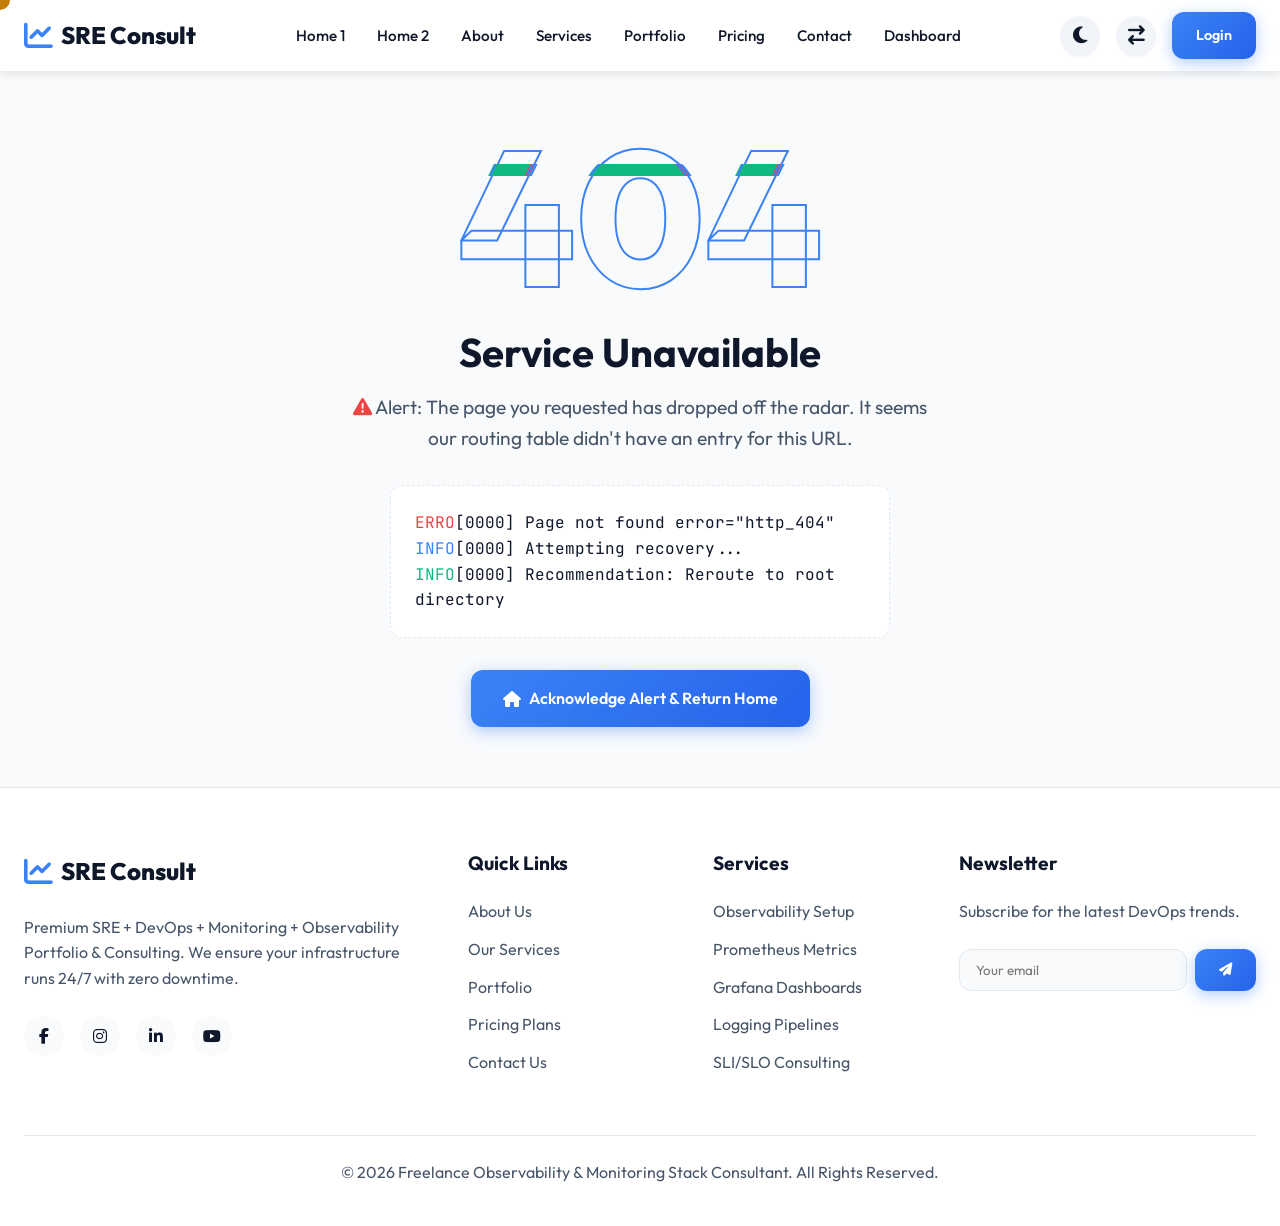
<file: 404-error.html>
<!DOCTYPE html>
<html lang="en" dir="ltr" data-theme="light">
<head>
  <meta charset="UTF-8">
  <meta name="viewport" content="width=device-width, initial-scale=1.0">
  <link rel="icon" type="image/svg+xml" href="assets/images/favicon.svg">
  <title>404 Error - Freelance Observability & Monitoring Stack Consultant</title>
  
  <link rel="stylesheet" href="https://cdnjs.cloudflare.com/ajax/libs/font-awesome/6.4.0/css/all.min.css">
  <link rel="stylesheet" href="assets/css/style.css">
  <link rel="stylesheet" href="assets/css/dark-mode.css">
  <link rel="stylesheet" href="assets/css/rtl.css">
  <style>
    .error-container {
      min-height: 80vh;
      display: flex;
      flex-direction: column;
      align-items: center;
      justify-content: center;
      text-align: center;
      padding: 120px 20px 60px;
    }
    .error-code {
      font-size: clamp(6rem, 15vw, 12rem);
      font-weight: 800;
      line-height: 1;
      margin-bottom: 0;
      color: transparent;
      -webkit-text-stroke: 2px var(--secondary-color);
      position: relative;
      animation: glitch 2s infinite;
    }
    .error-code::before {
      content: '404';
      position: absolute;
      left: 2px;
      text-shadow: -2px 0 #ef4444;
      clip: rect(44px, 450px, 56px, 0);
      animation: glitch-anim 5s infinite linear alternate-reverse;
    }
    .error-code::after {
      content: '404';
      position: absolute;
      left: -2px;
      text-shadow: -2px 0 var(--accent-color);
      clip: rect(44px, 450px, 56px, 0);
      animation: glitch-anim2 5s infinite linear alternate-reverse;
    }
    
    @keyframes glitch-anim {
      0% { clip: rect(21px, 9999px, 86px, 0); }
      20% { clip: rect(6px, 9999px, 8px, 0); }
      40% { clip: rect(72px, 9999px, 12px, 0); }
      60% { clip: rect(34px, 9999px, 55px, 0); }
      80% { clip: rect(98px, 9999px, 20px, 0); }
      100% { clip: rect(42px, 9999px, 60px, 0); }
    }
    @keyframes glitch-anim2 {
      0% { clip: rect(81px, 9999px, 36px, 0); }
      20% { clip: rect(26px, 9999px, 78px, 0); }
      40% { clip: rect(12px, 9999px, 92px, 0); }
      60% { clip: rect(84px, 9999px, 15px, 0); }
      80% { clip: rect(58px, 9999px, 80px, 0); }
      100% { clip: rect(22px, 9999px, 40px, 0); }
    }
  </style>
</head>
<body>
  
  <div class="scroll-progress" id="scrollProgress"></div>

  <!-- Navbar -->
  <nav class="navbar">
    <div class="container nav-container">
      <a href="index.html" class="brand">
        <i class="fas fa-chart-line"></i> SRE Consult
      </a>
      <ul class="nav-links" id="navLinks">
        <li><a href="index.html">Home 1</a></li>
        <li><a href="home-2.html">Home 2</a></li>
        <li><a href="about.html">About</a></li>
        <li><a href="services.html">Services</a></li>
        <li><a href="portfolio.html">Portfolio</a></li>
        <li><a href="pricing.html">Pricing</a></li>
        <li><a href="contact.html">Contact</a></li>
        <li><a href="dashboard.html">Dashboard</a></li>
        <li class="mobile-nav-actions">
          <div class="mobile-theme-rtl">
            <button class="btn-icon theme-toggle" aria-label="Toggle Theme"><i class="fas fa-moon"></i></button>
            <button class="btn-icon rtl-toggle" aria-label="Toggle RTL"><i class="fas fa-arrow-right-arrow-left"></i></button>
          </div>
          <a href="login.html" class="btn btn-primary nav-cta-mobile">Login</a>
        </li>
      </ul>
      <div class="nav-actions">
        <button class="btn-icon theme-toggle" aria-label="Toggle Theme"><i class="fas fa-moon"></i></button>
        <button class="btn-icon rtl-toggle" aria-label="Toggle RTL"><i
            class="fas fa-arrow-right-arrow-left"></i></button>
        <a href="login.html" class="btn btn-primary nav-cta">Login</a>
        <button class="hamburger" id="hamburger" aria-label="Menu"><i class="fas fa-bars"></i></button>
      </div>
    </div>
  </nav>

  <div class="error-container">
    <div class="error-code">404</div>
    <h2 style="font-size: 2.5rem; margin-top: 1rem; margin-bottom: 1rem;">Service Unavailable</h2>
    <p style="font-size: 1.2rem; color: var(--text-light); max-width: 600px; margin: 0 auto 2rem;">
      <i class="fas fa-exclamation-triangle" style="color: #ef4444;"></i> Alert: The page you requested has dropped off the radar. It seems our routing table didn't have an entry for this URL.
    </p>
    
    <div style="background: var(--card-bg); padding: 1.5rem; border-radius: var(--radius-md); border: 1px dashed var(--border-color); font-family: var(--font-mono); text-align: left; margin-bottom: 2rem; max-width: 500px; width: 100%;">
      <span style="color: #ef4444;">ERRO</span>[0000] Page not found error="http_404"<br>
      <span style="color: var(--secondary-color);">INFO</span>[0000] Attempting recovery...<br>
      <span style="color: var(--accent-color);">INFO</span>[0000] Recommendation: Reroute to root directory
    </div>
    
    <a href="index.html" class="btn btn-primary" style="padding: 1rem 2rem;"><i class="fas fa-home"></i> Acknowledge Alert & Return Home</a>
  </div>

  <!-- Footer -->
  <footer>
    <div class="container">
      <div class="footer-grid">
        <div class="footer-col">
          <a href="index.html" class="brand" style="margin-bottom: 1.5rem; display: inline-flex;">
            <i class="fas fa-chart-line"></i> SRE Consult
          </a>
          <p>Premium SRE + DevOps + Monitoring + Observability Portfolio & Consulting. We ensure your infrastructure runs 24/7 with zero downtime.</p>
          <div class="social-links">
            <a href="#"><i class="fab fa-facebook-f"></i></a>
            <a href="#"><i class="fab fa-instagram"></i></a>
            <a href="#"><i class="fab fa-linkedin-in"></i></a>
            <a href="#"><i class="fab fa-youtube"></i></a>
          </div>
        </div>
        <div class="footer-col">
          <h4>Quick Links</h4>
          <ul class="footer-links">
            <li><a href="about.html">About Us</a></li>
            <li><a href="services.html">Our Services</a></li>
            <li><a href="portfolio.html">Portfolio</a></li>
            <li><a href="pricing.html">Pricing Plans</a></li>
            <li><a href="contact.html">Contact Us</a></li>
          </ul>
        </div>
        <div class="footer-col">
          <h4>Services</h4>
          <ul class="footer-links">
            <li><a href="services-details.html">Observability Setup</a></li>
            <li><a href="services-details.html">Prometheus Metrics</a></li>
            <li><a href="services-details.html">Grafana Dashboards</a></li>
            <li><a href="services-details.html">Logging Pipelines</a></li>
            <li><a href="services-details.html">SLI/SLO Consulting</a></li>
          </ul>
        </div>
        <div class="footer-col">
          <h4>Newsletter</h4>
          <p>Subscribe for the latest DevOps trends.</p>
          <form class="newsletter-form" style="display: flex; gap: 0.5rem;" onsubmit="event.preventDefault()">
            <input type="email" placeholder="Your email" class="form-control" style="flex: 1;" required>
            <button type="submit" class="btn btn-primary"><i class="fas fa-paper-plane"></i></button>
          </form>
        </div>
      </div>
      <div class="footer-bottom">
        <p>&copy; 2026 Freelance Observability & Monitoring Stack Consultant. All Rights Reserved.</p>
      </div>
    </div>
  </footer>
  <a href="#" class="back-to-top" id="backToTop"><i class="fas fa-arrow-up"></i></a>

  <script src="assets/js/main.js"></script>
</body>
</html>
</file>
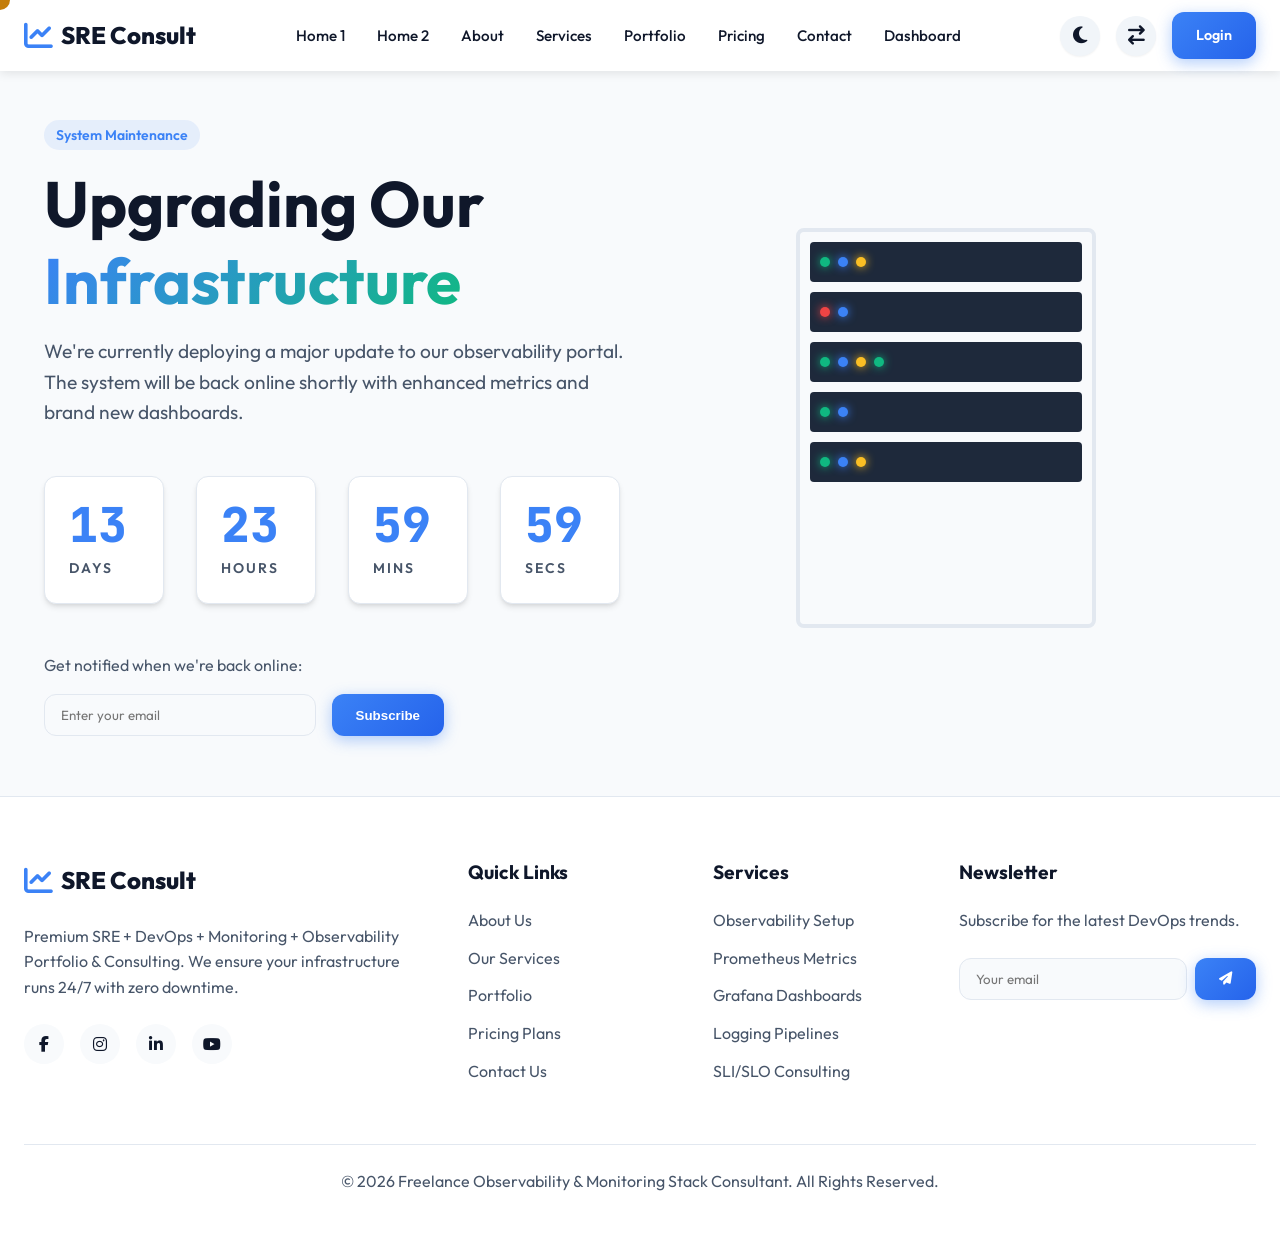
<file: coming-soon.html>
<!DOCTYPE html>
<html lang="en" dir="ltr" data-theme="light">
<head>
  <meta charset="UTF-8">
  <meta name="viewport" content="width=device-width, initial-scale=1.0">
  <link rel="icon" type="image/svg+xml" href="assets/images/favicon.svg">
  <title>Coming Soon - Freelance Observability & Monitoring Stack Consultant</title>
  
  <link rel="stylesheet" href="https://cdnjs.cloudflare.com/ajax/libs/font-awesome/6.4.0/css/all.min.css">
  <link rel="stylesheet" href="assets/css/style.css">
  <link rel="stylesheet" href="assets/css/dark-mode.css">
  <link rel="stylesheet" href="assets/css/rtl.css">
  <style>
    .coming-soon-container {
      min-height: 80vh;
      display: flex;
      flex-direction: column;
      align-items: center;
      justify-content: center;
      text-align: center;
      padding: 120px 20px 60px;
      position: relative;
    }
    .countdown-grid {
      display: flex;
      gap: 2rem;
      margin: 3rem 0;
      justify-content: center;
      flex-wrap: wrap;
    }
    .countdown-item {
      background: var(--card-bg);
      border: 1px solid var(--border-color);
      border-radius: var(--radius-md);
      padding: 1.5rem;
      min-width: 120px;
      box-shadow: var(--shadow-md);
    }
    .countdown-num {
      font-size: 3rem;
      font-weight: 800;
      color: var(--secondary-color);
      font-family: var(--font-mono);
      line-height: 1;
      margin-bottom: 0.5rem;
    }
    .countdown-label {
      font-size: 0.875rem;
      color: var(--text-light);
      text-transform: uppercase;
      letter-spacing: 2px;
      font-weight: 600;
    }
    
    .server-rack {
      width: 300px;
      height: 400px;
      border: 4px solid var(--border-color);
      border-radius: 8px;
      padding: 10px;
      background: var(--bg-color);
      display: flex;
      flex-direction: column;
      gap: 10px;
      margin: 0 auto;
    }
    .server-blade {
      height: 40px;
      background: #1e293b;
      border-radius: 4px;
      display: flex;
      align-items: center;
      padding: 0 10px;
      gap: 8px;
    }
    .server-light {
      width: 10px;
      height: 10px;
      border-radius: 50%;
      background: #10b981;
      box-shadow: 0 0 10px #10b981;
      animation: blink 1s infinite alternate;
    }
    .server-light:nth-child(2) { animation-delay: 0.2s; background: var(--secondary-color); box-shadow: 0 0 10px var(--secondary-color); }
    .server-light:nth-child(3) { animation-delay: 0.4s; background: #fbbf24; box-shadow: 0 0 10px #fbbf24; }
    
    @keyframes blink {
      0% { opacity: 0.2; }
      100% { opacity: 1; }
    }
  </style>
</head>
<body>
  
  <div class="scroll-progress" id="scrollProgress"></div>

  <!-- Navbar -->
  <nav class="navbar">
    <div class="container nav-container">
      <a href="index.html" class="brand">
        <i class="fas fa-chart-line"></i> SRE Consult
      </a>
      <ul class="nav-links" id="navLinks">
        <li><a href="index.html">Home 1</a></li>
        <li><a href="home-2.html">Home 2</a></li>
        <li><a href="about.html">About</a></li>
        <li><a href="services.html">Services</a></li>
        <li><a href="portfolio.html">Portfolio</a></li>
        <li><a href="pricing.html">Pricing</a></li>
        <li><a href="contact.html">Contact</a></li>
        <li><a href="dashboard.html">Dashboard</a></li>
        <li class="mobile-nav-actions">
          <div class="mobile-theme-rtl">
            <button class="btn-icon theme-toggle" aria-label="Toggle Theme"><i class="fas fa-moon"></i></button>
            <button class="btn-icon rtl-toggle" aria-label="Toggle RTL"><i class="fas fa-arrow-right-arrow-left"></i></button>
          </div>
          <a href="login.html" class="btn btn-primary nav-cta-mobile">Login</a>
        </li>
      </ul>
      <div class="nav-actions">
        <button class="btn-icon theme-toggle" aria-label="Toggle Theme"><i class="fas fa-moon"></i></button>
        <button class="btn-icon rtl-toggle" aria-label="Toggle RTL"><i
            class="fas fa-arrow-right-arrow-left"></i></button>
        <a href="login.html" class="btn btn-primary nav-cta">Login</a>
        <button class="hamburger" id="hamburger" aria-label="Menu"><i class="fas fa-bars"></i></button>
      </div>
    </div>
  </nav>

  <div class="coming-soon-container">
    <div class="grid-2 container" style="align-items: center;">
      <div style="text-align: left;">
        <span class="badge" style="margin-bottom: 1rem;">System Maintenance</span>
        <h1 style="margin-bottom: 1rem;">Upgrading Our <span class="text-gradient">Infrastructure</span></h1>
        <p style="font-size: 1.2rem; margin-bottom: 2rem;">We're currently deploying a major update to our observability portal. The system will be back online shortly with enhanced metrics and brand new dashboards.</p>
        
        <div class="countdown-grid" style="justify-content: flex-start;">
          <div class="countdown-item tilt-card">
            <div class="countdown-num" id="days">14</div>
            <div class="countdown-label">Days</div>
          </div>
          <div class="countdown-item tilt-card">
            <div class="countdown-num" id="hours">08</div>
            <div class="countdown-label">Hours</div>
          </div>
          <div class="countdown-item tilt-card">
            <div class="countdown-num" id="minutes">45</div>
            <div class="countdown-label">Mins</div>
          </div>
          <div class="countdown-item tilt-card">
            <div class="countdown-num" id="seconds">30</div>
            <div class="countdown-label">Secs</div>
          </div>
        </div>

        <p style="margin-bottom: 1rem;">Get notified when we're back online:</p>
        <form style="display: flex; gap: 1rem; max-width: 400px;" onsubmit="event.preventDefault(); alert('Subscribed!');">
          <input type="email" class="form-control" placeholder="Enter your email" required>
          <button type="submit" class="btn btn-primary">Subscribe</button>
        </form>
      </div>
      
      <div style="display: flex; justify-content: center; align-items: center;">
        <div class="server-rack tilt-card">
          <div class="server-blade">
            <div class="server-light"></div>
            <div class="server-light"></div>
            <div class="server-light"></div>
          </div>
          <div class="server-blade">
            <div class="server-light" style="background: #ef4444; box-shadow: 0 0 10px #ef4444; animation: none;"></div>
            <div class="server-light"></div>
          </div>
          <div class="server-blade">
            <div class="server-light"></div>
            <div class="server-light"></div>
            <div class="server-light"></div>
            <div class="server-light"></div>
          </div>
          <div class="server-blade">
            <div class="server-light"></div>
            <div class="server-light"></div>
          </div>
          <div class="server-blade">
            <div class="server-light"></div>
            <div class="server-light"></div>
            <div class="server-light"></div>
          </div>
        </div>
      </div>
    </div>
  </div>

  <!-- Footer -->
  <footer>
    <div class="container">
      <div class="footer-grid">
        <div class="footer-col">
          <a href="index.html" class="brand" style="margin-bottom: 1.5rem; display: inline-flex;">
            <i class="fas fa-chart-line"></i> SRE Consult
          </a>
          <p>Premium SRE + DevOps + Monitoring + Observability Portfolio & Consulting. We ensure your infrastructure runs 24/7 with zero downtime.</p>
          <div class="social-links">
            <a href="#"><i class="fab fa-facebook-f"></i></a>
            <a href="#"><i class="fab fa-instagram"></i></a>
            <a href="#"><i class="fab fa-linkedin-in"></i></a>
            <a href="#"><i class="fab fa-youtube"></i></a>
          </div>
        </div>
        <div class="footer-col">
          <h4>Quick Links</h4>
          <ul class="footer-links">
            <li><a href="about.html">About Us</a></li>
            <li><a href="services.html">Our Services</a></li>
            <li><a href="portfolio.html">Portfolio</a></li>
            <li><a href="pricing.html">Pricing Plans</a></li>
            <li><a href="contact.html">Contact Us</a></li>
          </ul>
        </div>
        <div class="footer-col">
          <h4>Services</h4>
          <ul class="footer-links">
            <li><a href="services-details.html">Observability Setup</a></li>
            <li><a href="services-details.html">Prometheus Metrics</a></li>
            <li><a href="services-details.html">Grafana Dashboards</a></li>
            <li><a href="services-details.html">Logging Pipelines</a></li>
            <li><a href="services-details.html">SLI/SLO Consulting</a></li>
          </ul>
        </div>
        <div class="footer-col">
          <h4>Newsletter</h4>
          <p>Subscribe for the latest DevOps trends.</p>
          <form class="newsletter-form" style="display: flex; gap: 0.5rem;" onsubmit="event.preventDefault()">
            <input type="email" placeholder="Your email" class="form-control" style="flex: 1;" required>
            <button type="submit" class="btn btn-primary"><i class="fas fa-paper-plane"></i></button>
          </form>
        </div>
      </div>
      <div class="footer-bottom">
        <p>&copy; 2026 Freelance Observability & Monitoring Stack Consultant. All Rights Reserved.</p>
      </div>
    </div>
  </footer>
  <a href="#" class="back-to-top" id="backToTop"><i class="fas fa-arrow-up"></i></a>

  <script src="assets/js/main.js"></script>
  <script>
    // Countdown Timer Logic
    const countdownDate = new Date().getTime() + (14 * 24 * 60 * 60 * 1000); // 14 days from now

    const timer = setInterval(() => {
      const now = new Date().getTime();
      const distance = countdownDate - now;

      const days = Math.floor(distance / (1000 * 60 * 60 * 24));
      const hours = Math.floor((distance % (1000 * 60 * 60 * 24)) / (1000 * 60 * 60));
      const minutes = Math.floor((distance % (1000 * 60 * 60)) / (1000 * 60));
      const seconds = Math.floor((distance % (1000 * 60)) / 1000);

      document.getElementById("days").innerText = days.toString().padStart(2, '0');
      document.getElementById("hours").innerText = hours.toString().padStart(2, '0');
      document.getElementById("minutes").innerText = minutes.toString().padStart(2, '0');
      document.getElementById("seconds").innerText = seconds.toString().padStart(2, '0');

      if (distance < 0) {
        clearInterval(timer);
        document.querySelector(".countdown-grid").innerHTML = "<h2>We are Live!</h2>";
      }
    }, 1000);
  </script>
</body>
</html>
</file>
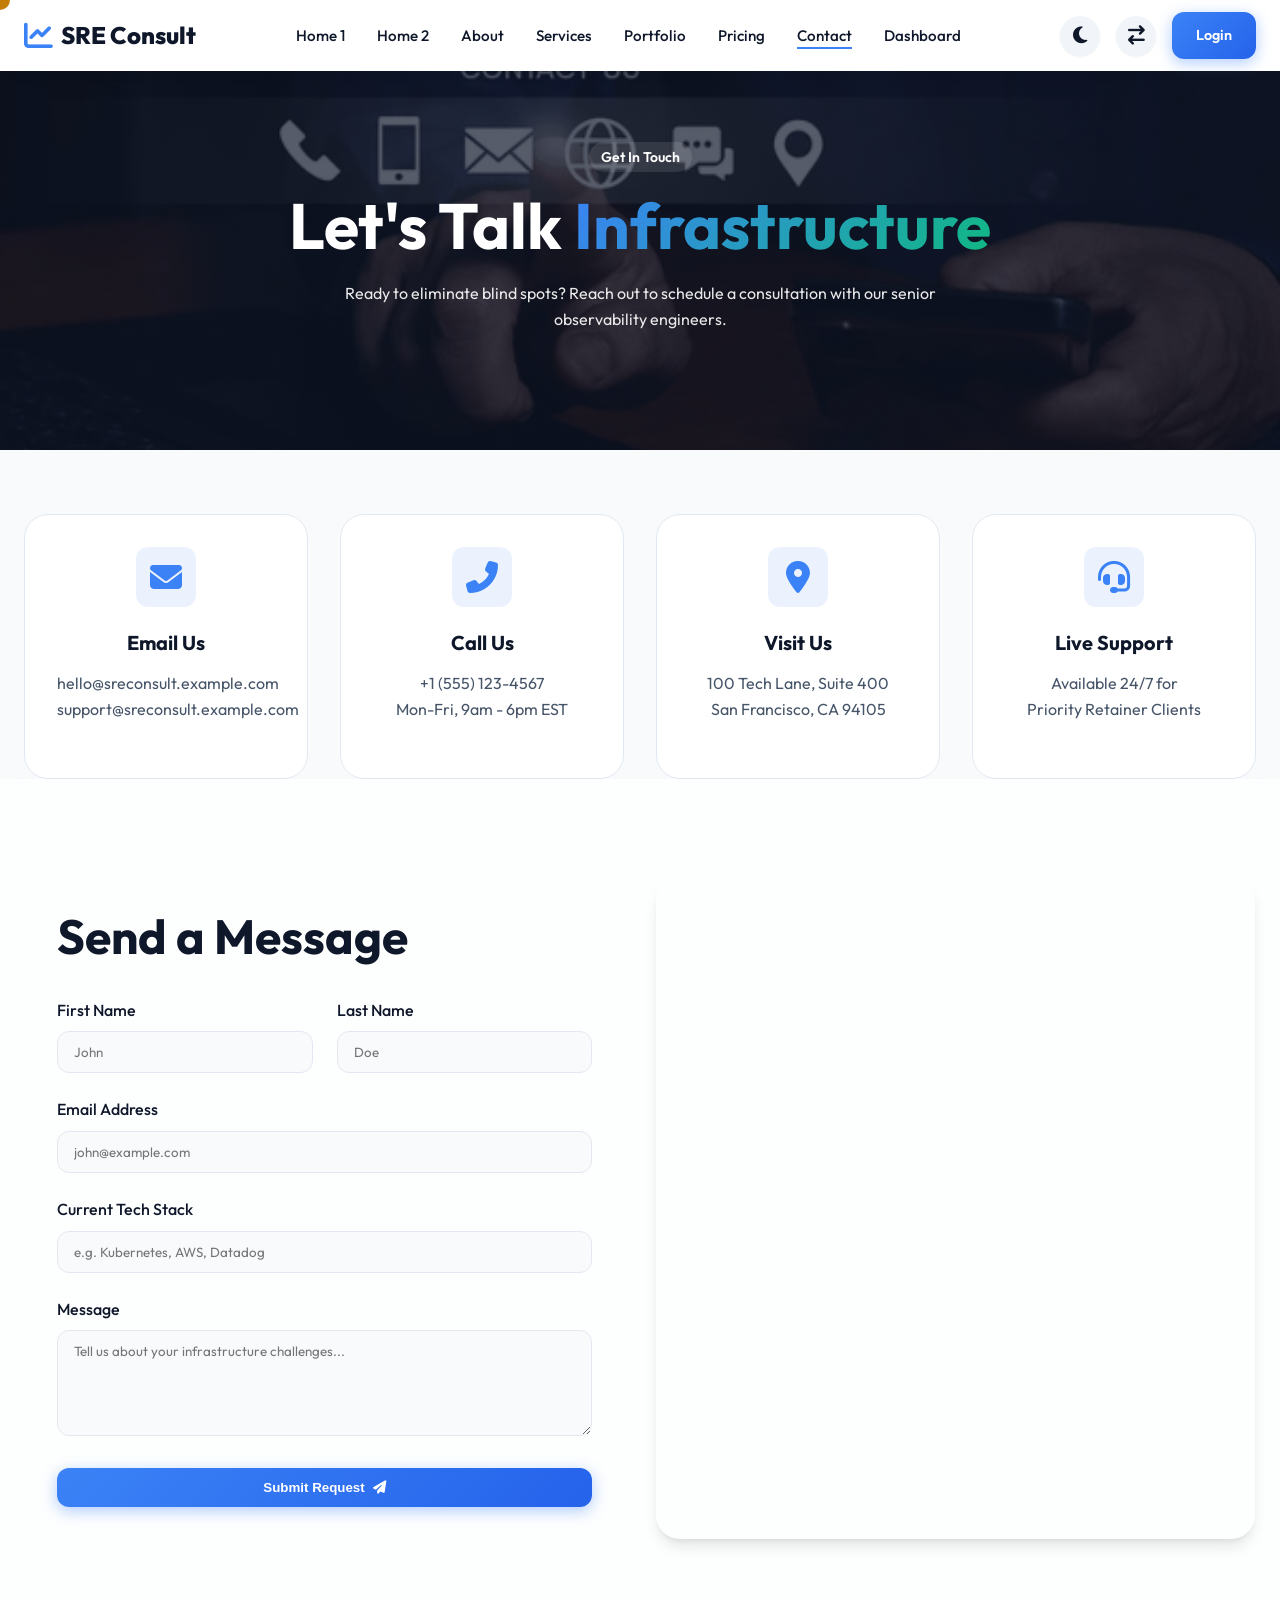
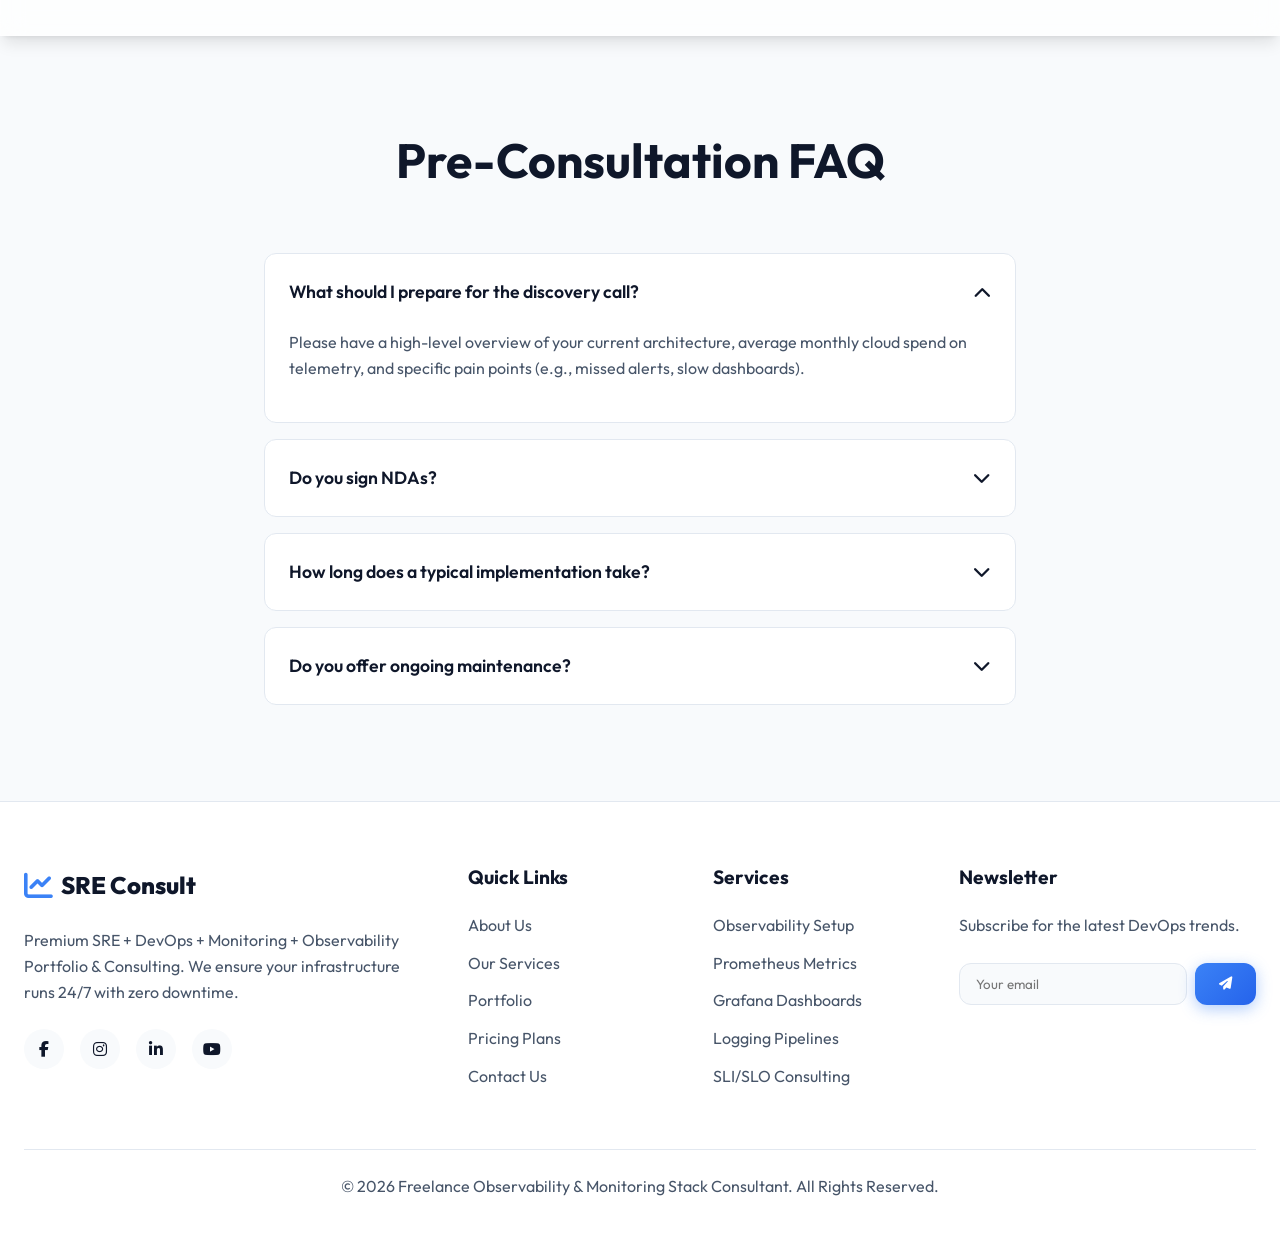
<file: contact.html>
<!DOCTYPE html>
<html lang="en" dir="ltr" data-theme="light">
<head>
  <meta charset="UTF-8">
  <meta name="viewport" content="width=device-width, initial-scale=1.0">
  <link rel="icon" type="image/svg+xml" href="assets/images/favicon.svg">
  <title>Contact - Freelance Observability & Monitoring Stack Consultant</title>
  
  <link rel="stylesheet" href="https://cdnjs.cloudflare.com/ajax/libs/font-awesome/6.4.0/css/all.min.css">
  <link rel="stylesheet" href="assets/css/style.css">
  <link rel="stylesheet" href="assets/css/dark-mode.css">
  <link rel="stylesheet" href="assets/css/rtl.css">
</head>
<body>
  
  <div class="scroll-progress" id="scrollProgress"></div>

  <!-- Navbar -->
  <nav class="navbar">
    <div class="container nav-container">
      <a href="index.html" class="brand">
        <i class="fas fa-chart-line"></i> SRE Consult
      </a>
      <ul class="nav-links" id="navLinks">
        <li><a href="index.html">Home 1</a></li>
        <li><a href="home-2.html">Home 2</a></li>
        <li><a href="about.html">About</a></li>
        <li><a href="services.html">Services</a></li>
        <li><a href="portfolio.html">Portfolio</a></li>
        <li><a href="pricing.html">Pricing</a></li>
        <li><a href="contact.html" class="active">Contact</a></li>
        <li><a href="dashboard.html">Dashboard</a></li>
        <li class="mobile-nav-actions">
          <div class="mobile-theme-rtl">
            <button class="btn-icon theme-toggle" aria-label="Toggle Theme"><i class="fas fa-moon"></i></button>
            <button class="btn-icon rtl-toggle" aria-label="Toggle RTL"><i class="fas fa-arrow-right-arrow-left"></i></button>
          </div>
          <a href="login.html" class="btn btn-primary nav-cta-mobile">Login</a>
        </li>
      </ul>
      <div class="nav-actions">
        <button class="btn-icon theme-toggle" aria-label="Toggle Theme"><i class="fas fa-moon"></i></button>
        <button class="btn-icon rtl-toggle" aria-label="Toggle RTL"><i
            class="fas fa-arrow-right-arrow-left"></i></button>
        <a href="login.html" class="btn btn-primary nav-cta">Login</a>
        <button class="hamburger" id="hamburger" aria-label="Menu"><i class="fas fa-bars"></i></button>
      </div>
    </div>
  </nav>

  <!-- Section 1: Hero -->
  <section class="hero reveal" style="min-height: 50vh; padding-top: 120px; display: flex; align-items: center; position: relative; background: linear-gradient(rgba(15, 23, 42, 0.7), rgba(15, 23, 42, 0.7)), url('assets/images/contact-hero.png'); background-size: cover; background-position: center; background-attachment: fixed; color: #fff; text-align: center;">
    <div class="container">
      <span class="badge" style="margin-bottom: 1rem; border-color: rgba(255,255,255,0.3); color: #fff; background: rgba(255,255,255,0.1);">Get In Touch</span>
      <h1 style="color: #fff;">Let's Talk <span class="text-gradient">Infrastructure</span></h1>
      <p style="max-width: 600px; margin: 0 auto; color: rgba(255,255,255,0.9);">Ready to eliminate blind spots? Reach out to schedule a consultation with our senior observability engineers.</p>
    </div>
  </section>

  <!-- Section 2: Contact Info -->
  <section class="reveal container" style="padding-top: 4rem;">
    <div class="grid-4">
      <div class="card text-center tilt-card">
        <div class="card-icon" style="margin: 0 auto 1.5rem;"><i class="fas fa-envelope"></i></div>
        <h3 class="card-title">Email Us</h3>
        <p class="card-desc">hello@sreconsult.example.com<br>support@sreconsult.example.com</p>
      </div>
      <div class="card text-center tilt-card">
        <div class="card-icon" style="margin: 0 auto 1.5rem;"><i class="fas fa-phone-alt"></i></div>
        <h3 class="card-title">Call Us</h3>
        <p class="card-desc">+1 (555) 123-4567<br>Mon-Fri, 9am - 6pm EST</p>
      </div>
      <div class="card text-center tilt-card">
        <div class="card-icon" style="margin: 0 auto 1.5rem;"><i class="fas fa-map-marker-alt"></i></div>
        <h3 class="card-title">Visit Us</h3>
        <p class="card-desc">100 Tech Lane, Suite 400<br>San Francisco, CA 94105</p>
      </div>
      <div class="card text-center tilt-card">
        <div class="card-icon" style="margin: 0 auto 1.5rem;"><i class="fas fa-headset"></i></div>
        <h3 class="card-title">Live Support</h3>
        <p class="card-desc">Available 24/7 for<br>Priority Retainer Clients</p>
      </div>
    </div>
  </section>

  <!-- Section 3 & 4: Contact Form and Map -->
  <section class="reveal glass" style="margin-bottom: 0;">
    <div class="container grid-2">
      <!-- Contact Form -->
      <div class="card" style="box-shadow: none; background: transparent; border: none;">
        <h2 style="margin-bottom: 2rem;">Send a Message</h2>
        <form onsubmit="event.preventDefault(); alert('Message sent successfully!');">
          <div class="grid-2" style="gap: 1.5rem; margin-bottom: 1.5rem;">
            <div class="form-group" style="margin: 0;">
              <label class="form-label">First Name</label>
              <input type="text" class="form-control" required placeholder="John">
            </div>
            <div class="form-group" style="margin: 0;">
              <label class="form-label">Last Name</label>
              <input type="text" class="form-control" required placeholder="Doe">
            </div>
          </div>
          <div class="form-group">
            <label class="form-label">Email Address</label>
            <input type="email" class="form-control" required placeholder="john@example.com">
          </div>
          <div class="form-group">
            <label class="form-label">Current Tech Stack</label>
            <input type="text" class="form-control" placeholder="e.g. Kubernetes, AWS, Datadog">
          </div>
          <div class="form-group">
            <label class="form-label">Message</label>
            <textarea class="form-control" rows="5" required placeholder="Tell us about your infrastructure challenges..."></textarea>
          </div>
          <button type="submit" class="btn btn-primary" style="width: 100%;">Submit Request <i class="fas fa-paper-plane"></i></button>
        </form>
      </div>
      
      <!-- Map -->
      <div style="border-radius: var(--radius-lg); overflow: hidden; box-shadow: var(--shadow-lg);">
        <!-- Using an iframe for a generic map -->
        <iframe src="https://www.google.com/maps/embed?pb=!1m18!1m12!1m3!1d3153.0649557753696!2d-122.39958788468205!3d37.78913957975662!2m3!1f0!2f0!3f0!3m2!1i1024!2i768!4f13.1!3m3!1m2!1s0x8085806497f90379%3A0xb36ed422e171b764!2sSan%20Francisco%2C%20CA!5e0!3m2!1sen!2sus!4v1625680120150!5m2!1sen!2sus" width="100%" height="100%" style="border:0; min-height: 400px;" allowfullscreen="" loading="lazy"></iframe>
      </div>
    </div>
  </section>

  <!-- Section 5: FAQ -->
  <section class="reveal container" style="max-width: 800px; margin-bottom: 6rem; padding-top: 6rem;">
    <div class="section-header text-center">
      <h2>Pre-Consultation FAQ</h2>
    </div>
    
    <div class="accordion-item active">
      <div class="accordion-header">What should I prepare for the discovery call? <i class="fas fa-chevron-down accordion-icon" style="transition: transform 0.3s;"></i></div>
      <div class="accordion-content" style="max-height: 200px;">
        <p>Please have a high-level overview of your current architecture, average monthly cloud spend on telemetry, and specific pain points (e.g., missed alerts, slow dashboards).</p>
      </div>
    </div>
    
    <div class="accordion-item">
      <div class="accordion-header">Do you sign NDAs? <i class="fas fa-chevron-down accordion-icon" style="transition: transform 0.3s;"></i></div>
      <div class="accordion-content">
        <p>Yes, we standardly sign Mutual Non-Disclosure Agreements before discussing any specifics regarding your proprietary infrastructure.</p>
      </div>
    </div>

    <div class="accordion-item">
      <div class="accordion-header">How long does a typical implementation take? <i class="fas fa-chevron-down accordion-icon" style="transition: transform 0.3s;"></i></div>
      <div class="accordion-content">
        <p>Implementation timelines vary based on complexity, but a standard Prometheus/Grafana setup for a medium-scale K8s cluster typically takes 2-4 weeks from start to finish.</p>
      </div>
    </div>
    
    <div class="accordion-item">
      <div class="accordion-header">Do you offer ongoing maintenance? <i class="fas fa-chevron-down accordion-icon" style="transition: transform 0.3s;"></i></div>
      <div class="accordion-content">
        <p>Yes, we offer monthly retainer plans that include continuous tuning, regular SLO reviews, and priority troubleshooting to ensure your observability stack remains optimized as you scale.</p>
      </div>
    </div>
  </section>

  <!-- Footer -->
  <footer>
    <div class="container">
      <div class="footer-grid">
        <div class="footer-col">
          <a href="index.html" class="brand" style="margin-bottom: 1.5rem; display: inline-flex;">
            <i class="fas fa-chart-line"></i> SRE Consult
          </a>
          <p>Premium SRE + DevOps + Monitoring + Observability Portfolio & Consulting. We ensure your infrastructure runs 24/7 with zero downtime.</p>
          <div class="social-links">
            <a href="#"><i class="fab fa-facebook-f"></i></a>
            <a href="#"><i class="fab fa-instagram"></i></a>
            <a href="#"><i class="fab fa-linkedin-in"></i></a>
            <a href="#"><i class="fab fa-youtube"></i></a>
          </div>
        </div>
        <div class="footer-col">
          <h4>Quick Links</h4>
          <ul class="footer-links">
            <li><a href="about.html">About Us</a></li>
            <li><a href="services.html">Our Services</a></li>
            <li><a href="portfolio.html">Portfolio</a></li>
            <li><a href="pricing.html">Pricing Plans</a></li>
            <li><a href="contact.html">Contact Us</a></li>
          </ul>
        </div>
        <div class="footer-col">
          <h4>Services</h4>
          <ul class="footer-links">
            <li><a href="services-details.html">Observability Setup</a></li>
            <li><a href="services-details.html">Prometheus Metrics</a></li>
            <li><a href="services-details.html">Grafana Dashboards</a></li>
            <li><a href="services-details.html">Logging Pipelines</a></li>
            <li><a href="services-details.html">SLI/SLO Consulting</a></li>
          </ul>
        </div>
        <div class="footer-col">
          <h4>Newsletter</h4>
          <p>Subscribe for the latest DevOps trends.</p>
          <form class="newsletter-form" style="display: flex; gap: 0.5rem;" onsubmit="event.preventDefault()">
            <input type="email" placeholder="Your email" class="form-control" style="flex: 1;" required>
            <button type="submit" class="btn btn-primary"><i class="fas fa-paper-plane"></i></button>
          </form>
        </div>
      </div>
      <div class="footer-bottom">
        <p>&copy; 2026 Freelance Observability & Monitoring Stack Consultant. All Rights Reserved.</p>
      </div>
    </div>
  </footer>
  <a href="#" class="back-to-top" id="backToTop"><i class="fas fa-arrow-up"></i></a>

  <script src="assets/js/main.js"></script>
</body>
</html>
</file>
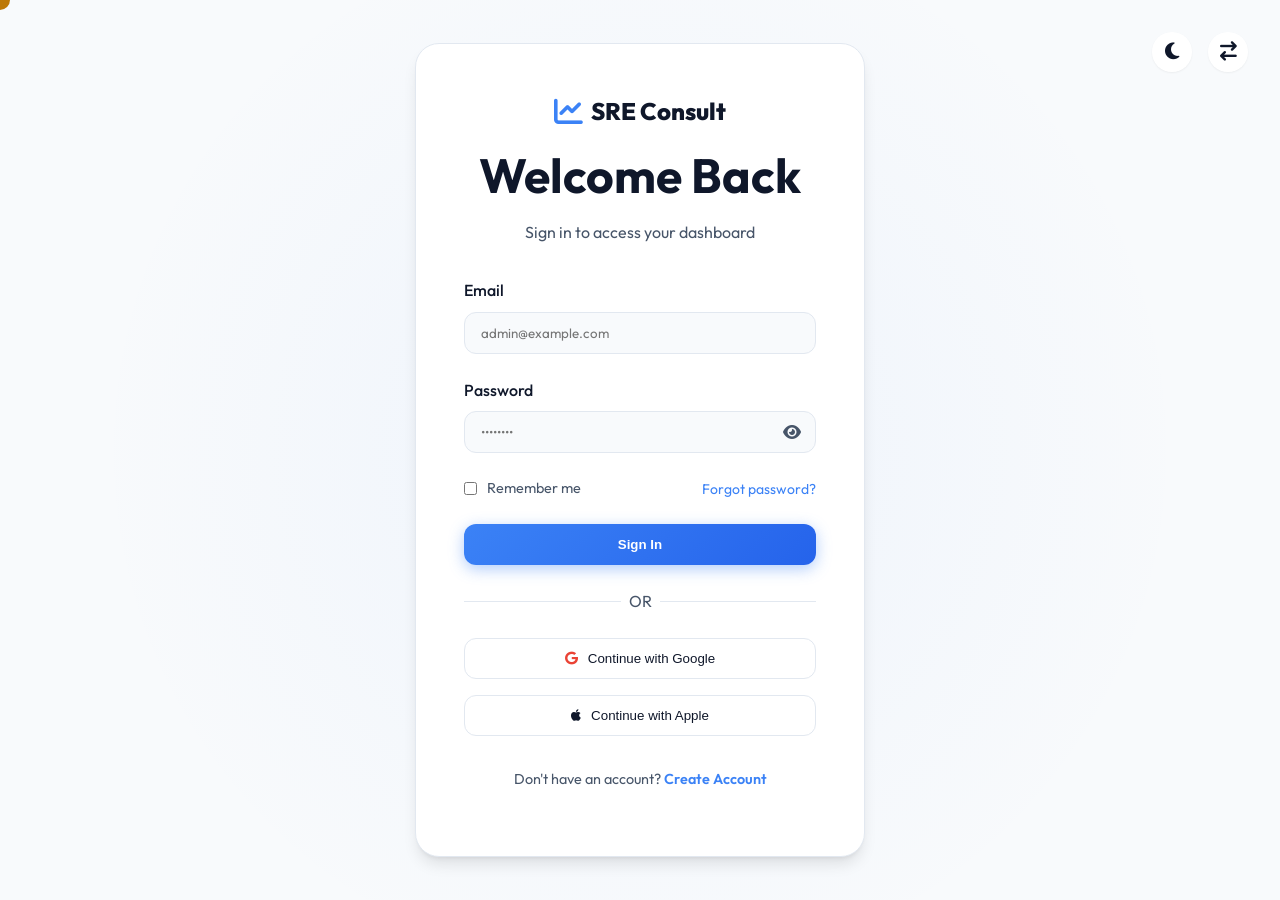
<file: login.html>
<!DOCTYPE html>
<html lang="en" dir="ltr" data-theme="light">

<head>
  <meta charset="UTF-8">
  <meta name="viewport" content="width=device-width, initial-scale=1.0">
  <link rel="icon" type="image/svg+xml" href="assets/images/favicon.svg">
  <title>Login - Freelance Observability & Monitoring Stack Consultant</title>

  <link rel="stylesheet" href="https://cdnjs.cloudflare.com/ajax/libs/font-awesome/6.4.0/css/all.min.css">
  <link rel="stylesheet" href="assets/css/style.css">
  <link rel="stylesheet" href="assets/css/dark-mode.css">
  <link rel="stylesheet" href="assets/css/rtl.css">
  <style>
    /* Specific auth styles aligning with previous preferences */
    .auth-bg-particles {
      position: absolute;
      top: 0;
      left: 0;
      width: 100%;
      height: 100%;
      z-index: 0;
      background: radial-gradient(circle at center, rgba(59, 130, 246, 0.05) 0%, transparent 70%);
    }

    .auth-card {
      background: var(--card-bg);
      backdrop-filter: blur(20px);
      border: 1px solid var(--border-color);
      box-shadow: var(--shadow-lg);
    }

    .social-btn {
      width: 100%;
      display: flex;
      align-items: center;
      justify-content: center;
      gap: 10px;
      padding: 0.75rem;
      border: 1px solid var(--border-color);
      border-radius: var(--radius-md);
      background: transparent;
      color: var(--text-color);
      font-weight: 500;
      cursor: pointer;
      transition: all 0.3s ease;
      margin-bottom: 1rem;
    }

    .social-btn:hover {
      background: rgba(59, 130, 246, 0.1);
      border-color: var(--secondary-color);
      transform: translateY(-2px);
    }

    .divider {
      display: flex;
      align-items: center;
      text-align: center;
      margin: 1.5rem 0;
      color: var(--text-light);
    }

    .divider::before,
    .divider::after {
      content: '';
      flex: 1;
      border-bottom: 1px solid var(--border-color);
    }

    .divider::before {
      margin-right: .5em;
    }

    .divider::after {
      margin-left: .5em;
    }

    .password-container {
      position: relative;
    }

    .password-toggle {
      position: absolute;
      right: 15px;
      top: 50%;
      transform: translateY(-50%);
      cursor: pointer;
      color: var(--text-light);
    }

    [dir="rtl"] .password-toggle {
      right: auto;
      left: 15px;
    }
  </style>
</head>

<body>

  <div class="auth-page">
    <div class="auth-bg-particles"></div>

    <div class="auth-controls">
      <button class="btn-icon theme-toggle" aria-label="Toggle Theme"><i class="fas fa-moon"></i></button>
      <button class="btn-icon rtl-toggle" aria-label="Toggle RTL"><i class="fas fa-arrow-right-arrow-left"></i></button>
    </div>

    <div class="auth-card">
      <div style="text-align: center; margin-bottom: 2rem;">
        <a href="index.html" class="brand" style="justify-content: center; margin-bottom: 1rem;">
          <i class="fas fa-chart-line"></i> SRE Consult
        </a>
        <h2>Welcome Back</h2>
        <p>Sign in to access your dashboard</p>
      </div>

      <form action="dashboard.html" method="GET">
        <div class="form-group">
          <label class="form-label">Email</label>
          <input type="email" class="form-control" required placeholder="admin@example.com">
        </div>
        <div class="form-group">
          <label class="form-label">Password</label>
          <div class="password-container">
            <input type="password" id="password" class="form-control" required placeholder="••••••••">
            <i class="fas fa-eye password-toggle" id="togglePassword"></i>
          </div>
        </div>

        <div class="form-group auth-options">
          <div class="remember-me">
            <input type="checkbox" id="remember">
            <label for="remember">Remember me</label>
          </div>
          <a href="#" class="forgot-password">Forgot password?</a>
        </div>

        <button type="submit" class="btn btn-primary" style="width: 100%; padding: 0.8rem;">Sign In</button>
      </form>

      <div class="divider">OR</div>

      <button class="social-btn"><i class="fab fa-google" style="color: #ea4335;"></i> Continue with Google</button>
      <button class="social-btn"><i class="fab fa-apple"></i> Continue with Apple</button>

      <p style="text-align: center; margin-top: 2rem; font-size: 0.9rem;">
        Don't have an account? <a href="register.html"
          style="color: var(--secondary-color); font-weight: 600; text-decoration: none;">Create Account</a>
      </p>


    </div>
  </div>

  <script src="assets/js/main.js"></script>
  <script>
    // Password visibility toggle
    document.addEventListener('DOMContentLoaded', () => {
      const togglePassword = document.querySelector('#togglePassword');
      const password = document.querySelector('#password');

      if (togglePassword && password) {
        togglePassword.addEventListener('click', function (e) {
          const type = password.getAttribute('type') === 'password' ? 'text' : 'password';
          password.setAttribute('type', type);
          this.classList.toggle('fa-eye-slash');
        });
      }
    });
  </script>
</body>

</html>
</file>
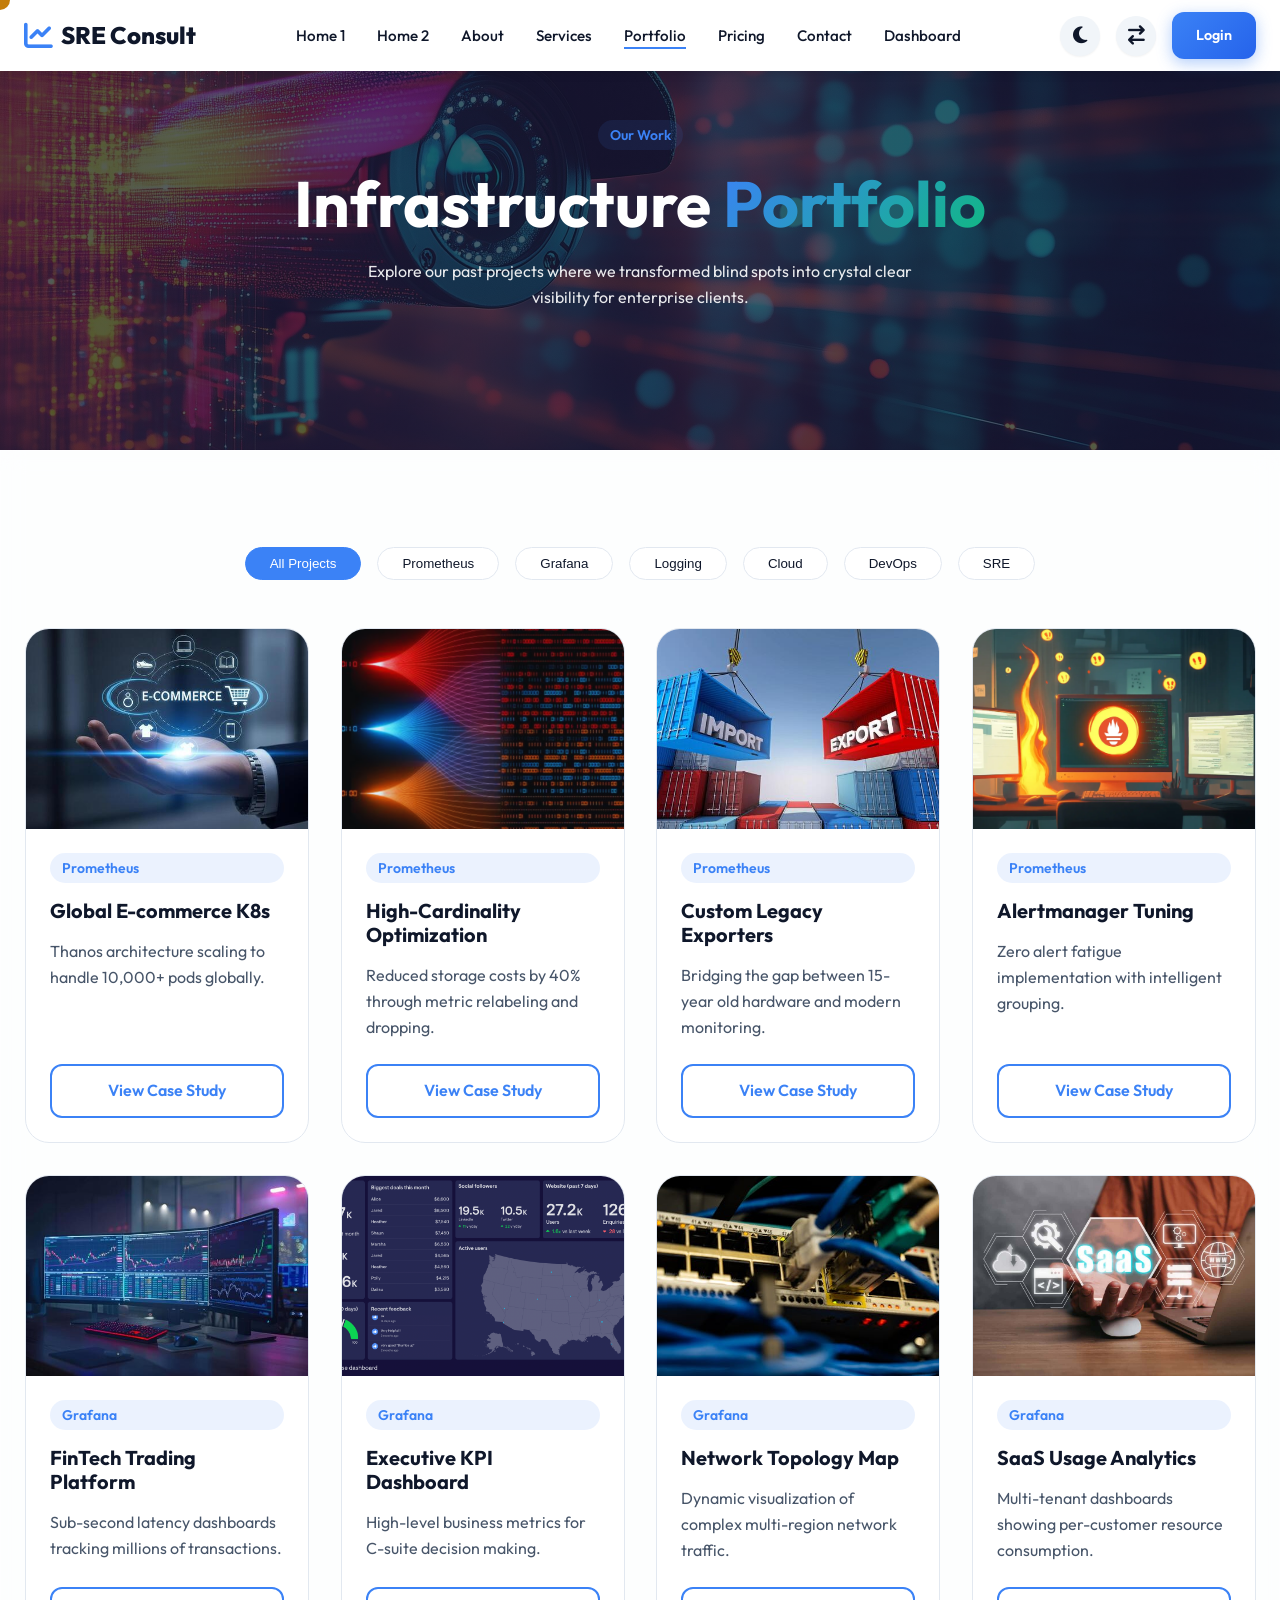
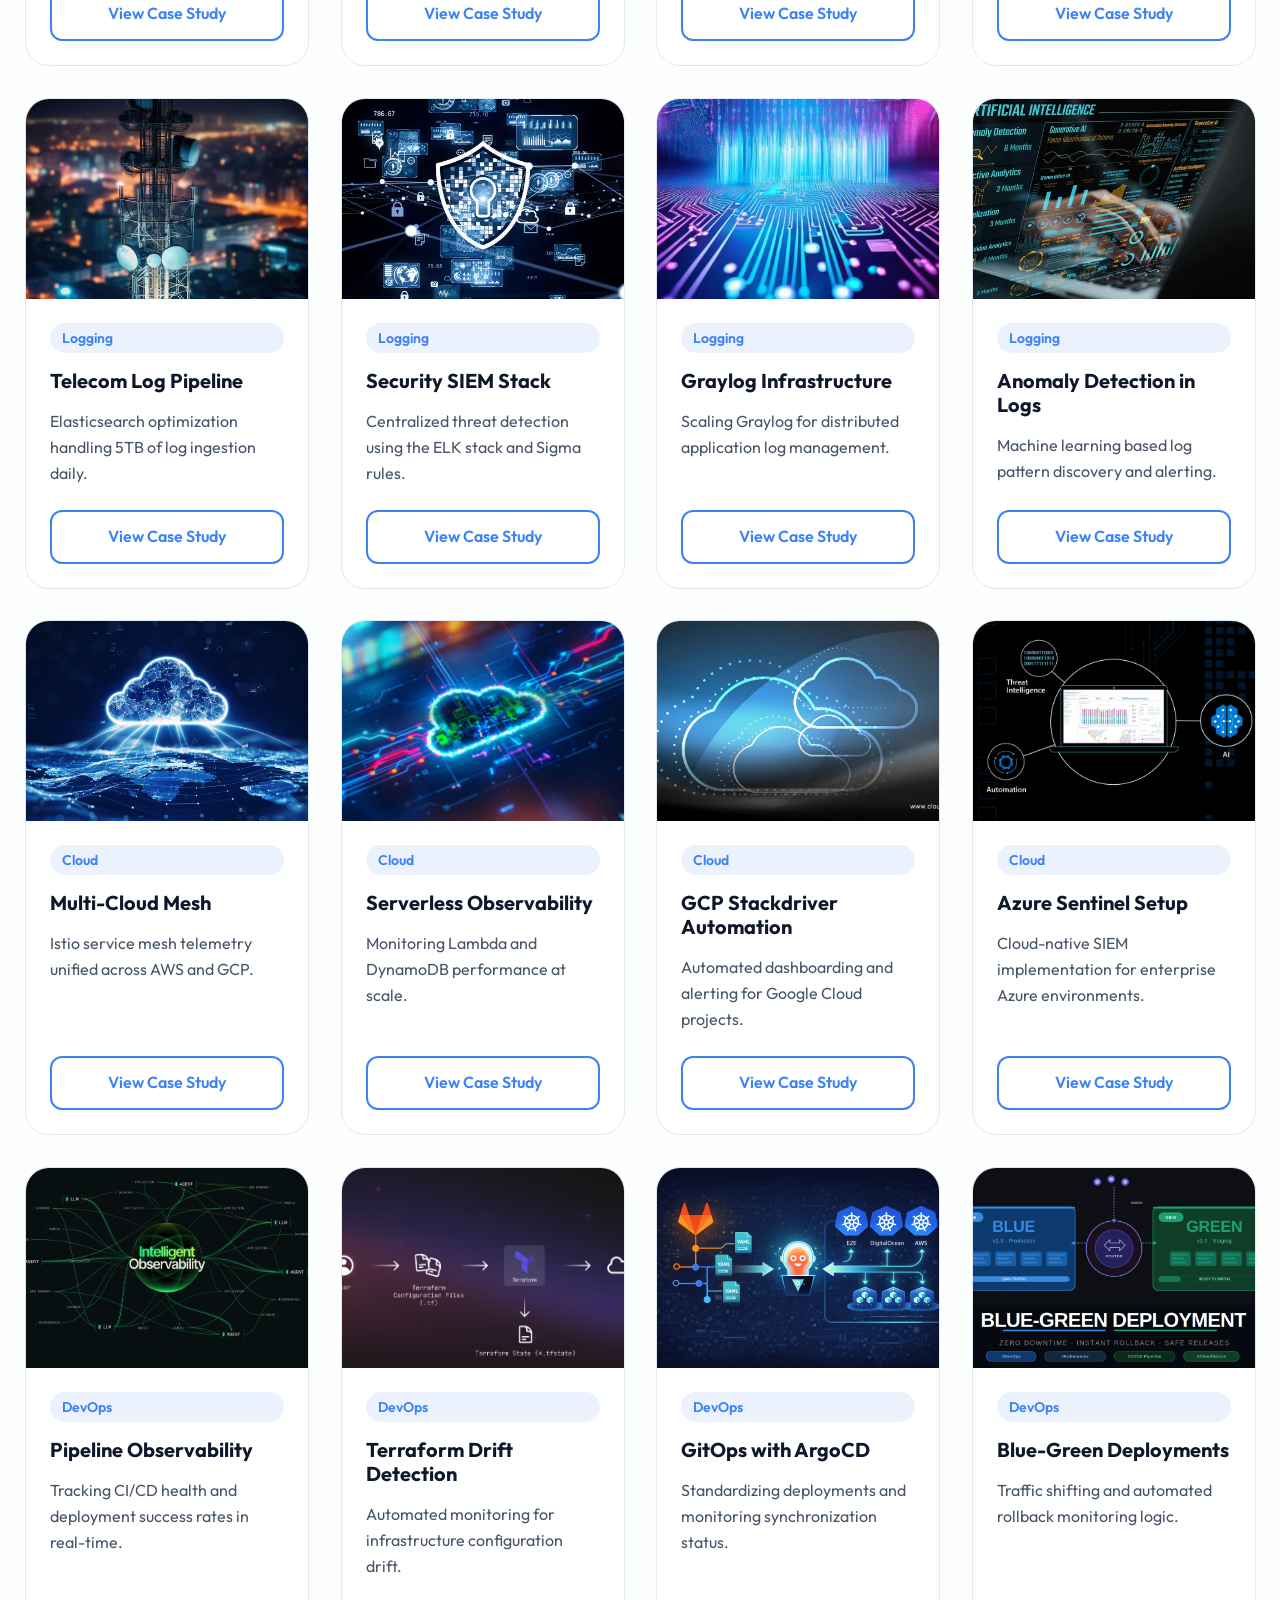
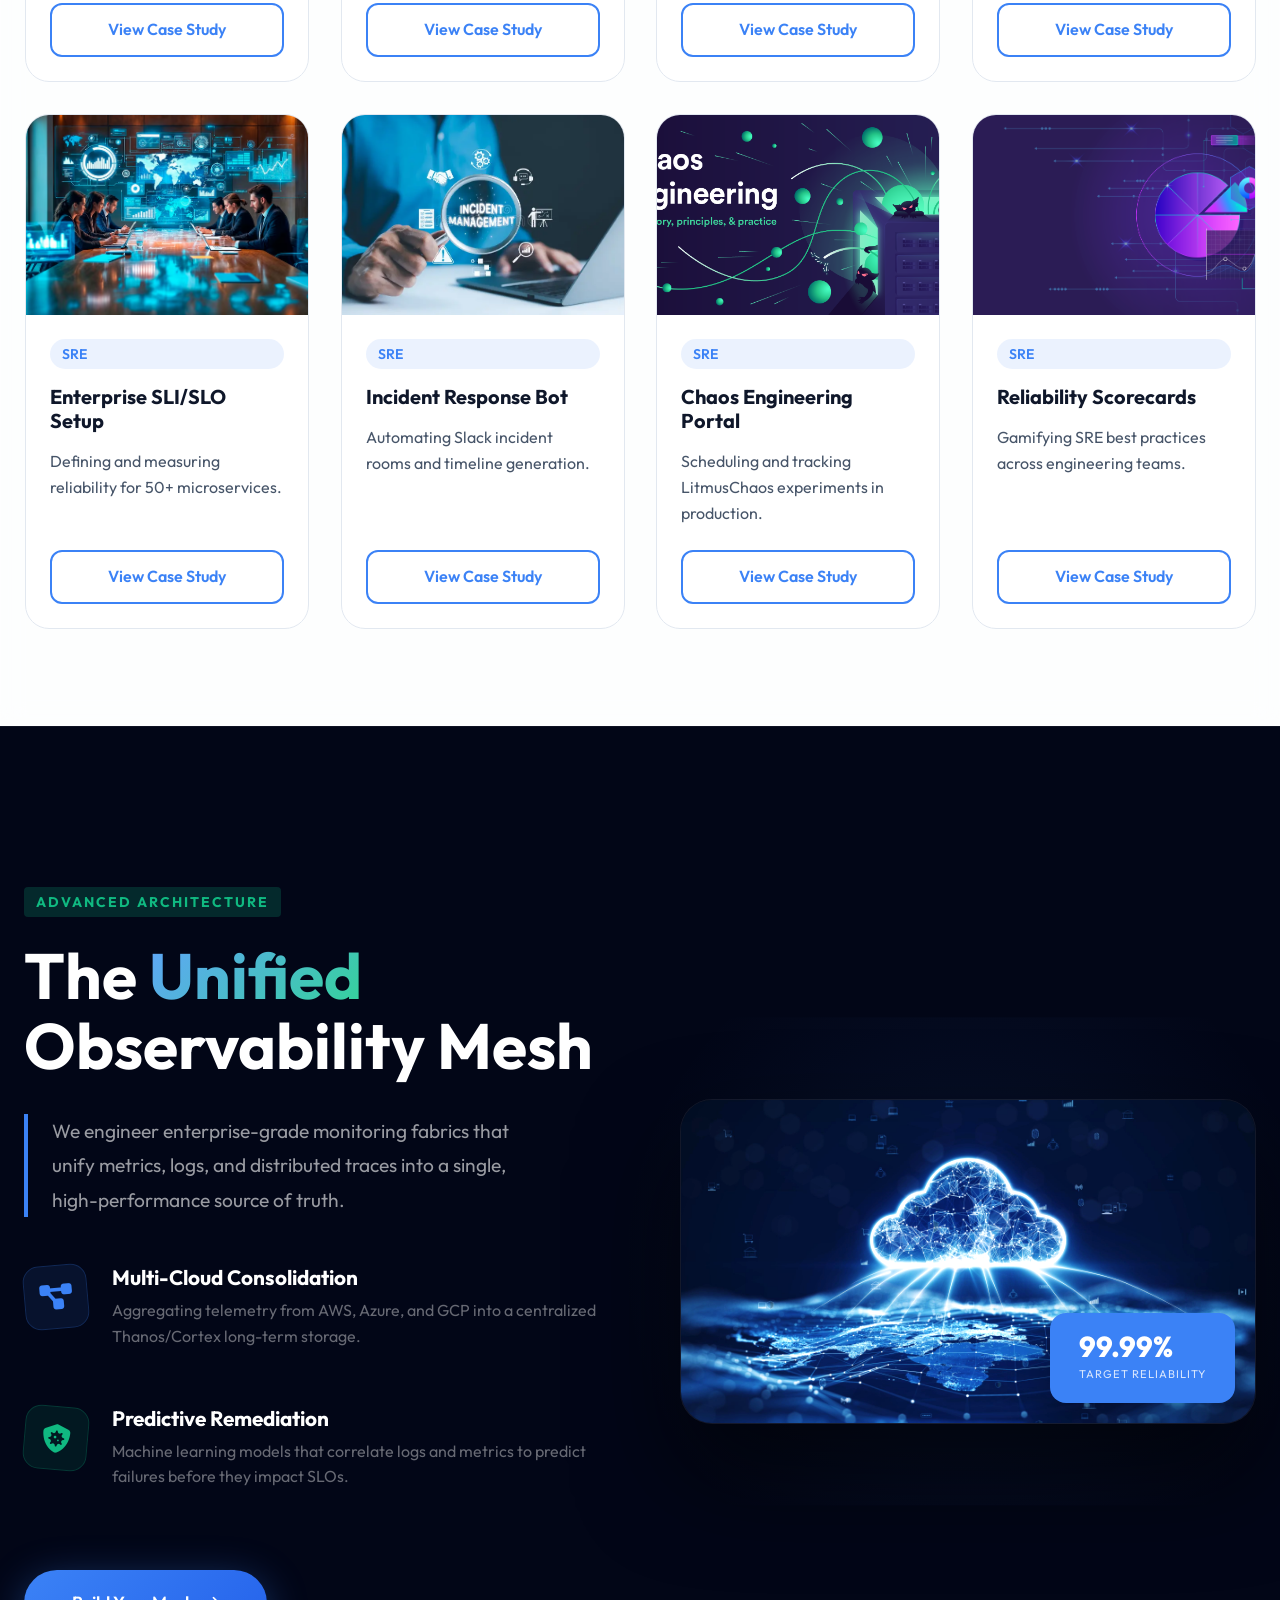
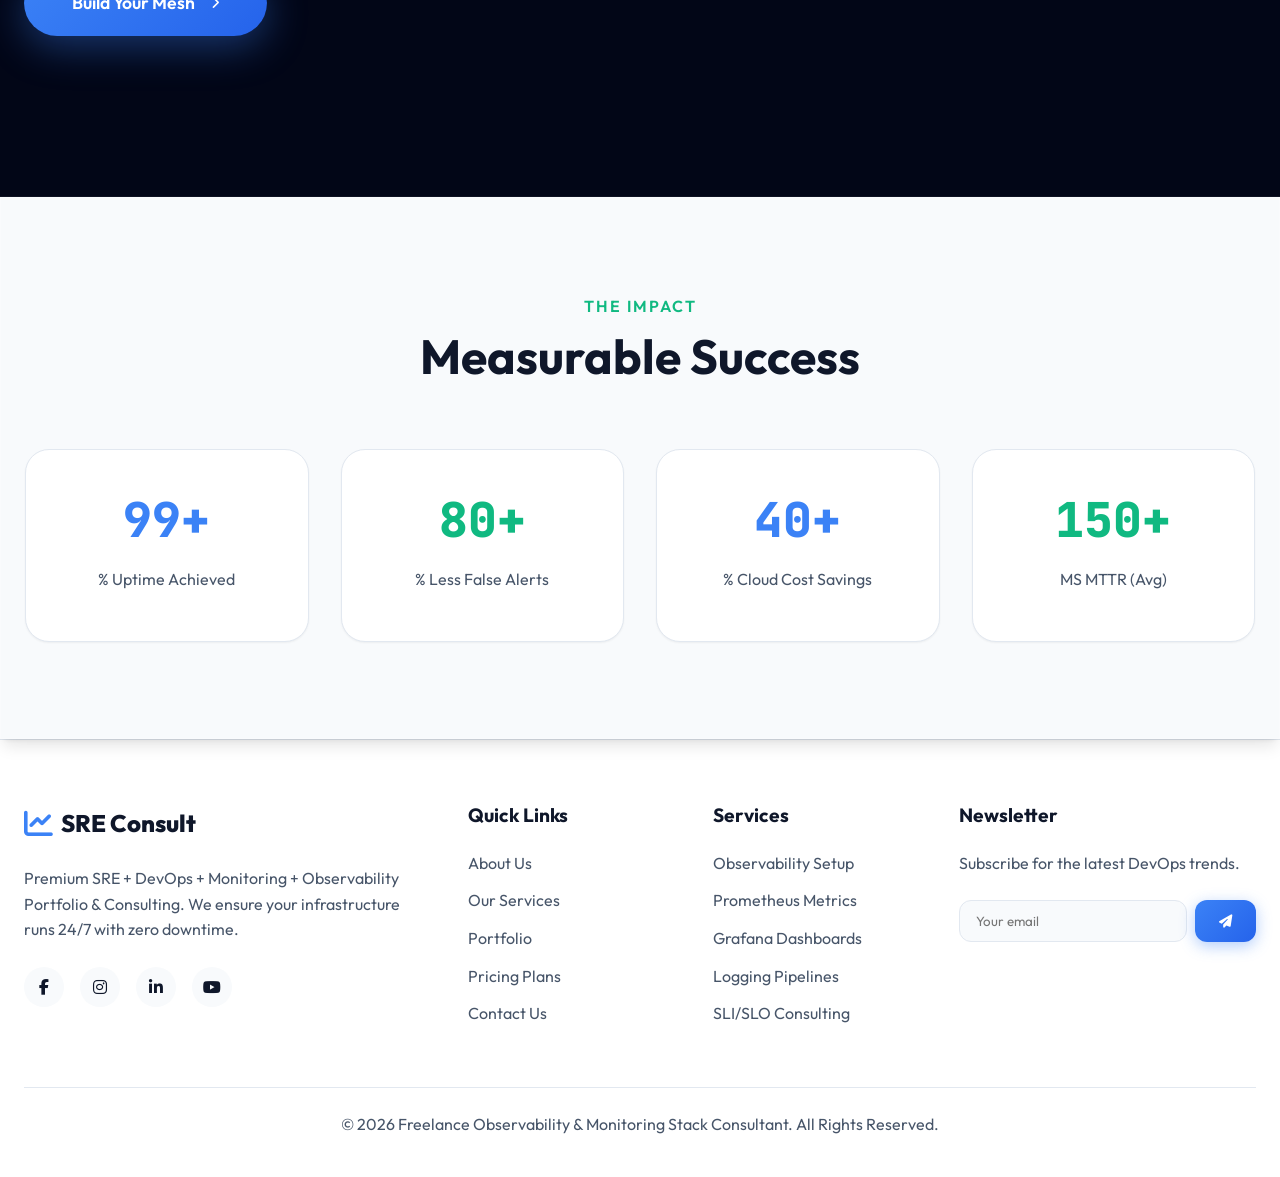
<file: portfolio.html>
<!DOCTYPE html>
<html lang="en" dir="ltr" data-theme="light">
<head>
  <meta charset="UTF-8">
  <meta name="viewport" content="width=device-width, initial-scale=1.0">
  <link rel="icon" type="image/svg+xml" href="assets/images/favicon.svg">
  <title>Portfolio - Freelance Observability & Monitoring Stack Consultant</title>
  
  <link rel="stylesheet" href="https://cdnjs.cloudflare.com/ajax/libs/font-awesome/6.4.0/css/all.min.css">
  <link rel="stylesheet" href="assets/css/style.css">
  <link rel="stylesheet" href="assets/css/dark-mode.css">
  <link rel="stylesheet" href="assets/css/rtl.css">
</head>
<body>
  
  <div class="scroll-progress" id="scrollProgress"></div>

  <!-- Navbar -->
  <nav class="navbar">
    <div class="container nav-container">
      <a href="index.html" class="brand">
        <i class="fas fa-chart-line"></i> SRE Consult
      </a>
      <ul class="nav-links" id="navLinks">
        <li><a href="index.html">Home 1</a></li>
        <li><a href="home-2.html">Home 2</a></li>
        <li><a href="about.html">About</a></li>
        <li><a href="services.html">Services</a></li>
        <li><a href="portfolio.html" class="active">Portfolio</a></li>
        <li><a href="pricing.html">Pricing</a></li>
        <li><a href="contact.html">Contact</a></li>
        <li><a href="dashboard.html">Dashboard</a></li>
        <li class="mobile-nav-actions">
          <div class="mobile-theme-rtl">
            <button class="btn-icon theme-toggle" aria-label="Toggle Theme"><i class="fas fa-moon"></i></button>
            <button class="btn-icon rtl-toggle" aria-label="Toggle RTL"><i class="fas fa-arrow-right-arrow-left"></i></button>
          </div>
          <a href="login.html" class="btn btn-primary nav-cta-mobile">Login</a>
        </li>
      </ul>
      <div class="nav-actions">
        <button class="btn-icon theme-toggle" aria-label="Toggle Theme"><i class="fas fa-moon"></i></button>
        <button class="btn-icon rtl-toggle" aria-label="Toggle RTL"><i
            class="fas fa-arrow-right-arrow-left"></i></button>
        <a href="login.html" class="btn btn-primary nav-cta">Login</a>
        <button class="hamburger" id="hamburger" aria-label="Menu"><i class="fas fa-bars"></i></button>
      </div>
    </div>
  </nav>

  <!-- Section 1: Hero -->
  <section class="hero reveal" style="min-height: 50vh; padding-top: 120px; align-items: flex-start; text-align: center; color: #fff;">
    <div class="container">
      <span class="badge" style="margin-bottom: 1rem;">Our Work</span>
      <h1>Infrastructure <span class="text-gradient">Portfolio</span></h1>
      <p style="max-width: 600px; margin: 0 auto; color: rgba(255, 255, 255, 0.9);">Explore our past projects where we transformed blind spots into crystal clear visibility for enterprise clients.</p>
    </div>
  </section>

  <!-- Section 2: Portfolio Filters & Projects (Monitoring Projects) -->
  <section class="reveal glass" style="margin: 0; border-radius: 0;">
    <div class="container">
      <!-- Filters -->
      <div class="portfolio-filters">
        <button class="filter-btn active" data-filter="all">All Projects</button>
        <button class="filter-btn" data-filter="Prometheus">Prometheus</button>
        <button class="filter-btn" data-filter="Grafana">Grafana</button>
        <button class="filter-btn" data-filter="Logging">Logging</button>
        <button class="filter-btn" data-filter="Cloud">Cloud</button>
        <button class="filter-btn" data-filter="DevOps">DevOps</button>
        <button class="filter-btn" data-filter="SRE">SRE</button>
      </div>

      <!-- Projects Grid (24 Cards) -->
      <div class="grid-4 portfolio-grid" style="margin-top: 3rem;">
        <!-- Prometheus Cards -->
        <div class="card tilt-card portfolio-item" data-category="Prometheus" style="padding: 0;">
          <img src="assets/images/Global%20E-commerce%20K8s.png" alt="K8s Migration" class="card-img-top" style="border-radius: var(--radius-md) var(--radius-md) 0 0; margin-bottom: 0;">
          <div class="card-content">
            <span class="badge" style="margin-bottom: 1rem;">Prometheus</span>
            <h3 class="card-title">Global E-commerce K8s</h3>
            <p class="card-desc">Thanos architecture scaling to handle 10,000+ pods globally.</p>
            <div class="card-action">
              <a href="#" class="btn btn-outline">View Case Study</a>
            </div>
          </div>
        </div>
        <div class="card tilt-card portfolio-item" data-category="Prometheus" style="padding: 0;">
          <img src="assets/images/High-Cardinality%20Optimization.png" alt="Metrics" class="card-img-top" style="border-radius: var(--radius-md) var(--radius-md) 0 0; margin-bottom: 0;">
          <div class="card-content">
            <span class="badge" style="margin-bottom: 1rem;">Prometheus</span>
            <h3 class="card-title">High-Cardinality Optimization</h3>
            <p class="card-desc">Reduced storage costs by 40% through metric relabeling and dropping.</p>
            <div class="card-action">
              <a href="#" class="btn btn-outline">View Case Study</a>
            </div>
          </div>
        </div>
        <div class="card tilt-card portfolio-item" data-category="Prometheus" style="padding: 0;">
          <img src="assets/images/Custom%20Legacy%20Exporters.png" alt="Exporter" class="card-img-top" style="border-radius: var(--radius-md) var(--radius-md) 0 0; margin-bottom: 0;">
          <div class="card-content">
            <span class="badge" style="margin-bottom: 1rem;">Prometheus</span>
            <h3 class="card-title">Custom Legacy Exporters</h3>
            <p class="card-desc">Bridging the gap between 15-year old hardware and modern monitoring.</p>
            <div class="card-action">
              <a href="#" class="btn btn-outline">View Case Study</a>
            </div>
          </div>
        </div>
        <div class="card tilt-card portfolio-item" data-category="Prometheus" style="padding: 0;">
          <img src="assets/images/Alertmanager%20Tuning.png" alt="Alertmanager" class="card-img-top" style="border-radius: var(--radius-md) var(--radius-md) 0 0; margin-bottom: 0;">
          <div class="card-content">
            <span class="badge" style="margin-bottom: 1rem;">Prometheus</span>
            <h3 class="card-title">Alertmanager Tuning</h3>
            <p class="card-desc">Zero alert fatigue implementation with intelligent grouping.</p>
            <div class="card-action">
              <a href="#" class="btn btn-outline">View Case Study</a>
            </div>
          </div>
        </div>

        <!-- Grafana Cards -->
        <div class="card tilt-card portfolio-item" data-category="Grafana" style="padding: 0;">
          <img src="assets/images/FinTech%20Trading%20Platform.png" alt="FinTech Dashboard" class="card-img-top" style="border-radius: var(--radius-md) var(--radius-md) 0 0; margin-bottom: 0;">
          <div class="card-content">
            <span class="badge" style="margin-bottom: 1rem;">Grafana</span>
            <h3 class="card-title">FinTech Trading Platform</h3>
            <p class="card-desc">Sub-second latency dashboards tracking millions of transactions.</p>
            <div class="card-action">
              <a href="#" class="btn btn-outline">View Case Study</a>
            </div>
          </div>
        </div>
        <div class="card tilt-card portfolio-item" data-category="Grafana" style="padding: 0;">
          <img src="assets/images/Executive%20KPI%20Dashboard.png" alt="KPI" class="card-img-top" style="border-radius: var(--radius-md) var(--radius-md) 0 0; margin-bottom: 0;">
          <div class="card-content">
            <span class="badge" style="margin-bottom: 1rem;">Grafana</span>
            <h3 class="card-title">Executive KPI Dashboard</h3>
            <p class="card-desc">High-level business metrics for C-suite decision making.</p>
            <div class="card-action">
              <a href="#" class="btn btn-outline">View Case Study</a>
            </div>
          </div>
        </div>
        <div class="card tilt-card portfolio-item" data-category="Grafana" style="padding: 0;">
          <img src="assets/images/Network%20Topology%20Map.png" alt="Network" class="card-img-top" style="border-radius: var(--radius-md) var(--radius-md) 0 0; margin-bottom: 0;">
          <div class="card-content">
            <span class="badge" style="margin-bottom: 1rem;">Grafana</span>
            <h3 class="card-title">Network Topology Map</h3>
            <p class="card-desc">Dynamic visualization of complex multi-region network traffic.</p>
            <div class="card-action">
              <a href="#" class="btn btn-outline">View Case Study</a>
            </div>
          </div>
        </div>
        <div class="card tilt-card portfolio-item" data-category="Grafana" style="padding: 0;">
          <img src="assets/images/SaaS%20Usage%20Analytics.png" alt="SaaS" class="card-img-top" style="border-radius: var(--radius-md) var(--radius-md) 0 0; margin-bottom: 0;">
          <div class="card-content">
            <span class="badge" style="margin-bottom: 1rem;">Grafana</span>
            <h3 class="card-title">SaaS Usage Analytics</h3>
            <p class="card-desc">Multi-tenant dashboards showing per-customer resource consumption.</p>
            <div class="card-action">
              <a href="#" class="btn btn-outline">View Case Study</a>
            </div>
          </div>
        </div>

        <!-- Logging Cards -->
        <div class="card tilt-card portfolio-item" data-category="Logging" style="padding: 0;">
          <img src="assets/images/Telecom%20Log%20Pipeline.png" alt="Log Analytics" class="card-img-top" style="border-radius: var(--radius-md) var(--radius-md) 0 0; margin-bottom: 0;">
          <div class="card-content">
            <span class="badge" style="margin-bottom: 1rem;">Logging</span>
            <h3 class="card-title">Telecom Log Pipeline</h3>
            <p class="card-desc">Elasticsearch optimization handling 5TB of log ingestion daily.</p>
            <div class="card-action">
              <a href="#" class="btn btn-outline">View Case Study</a>
            </div>
          </div>
        </div>
        <div class="card tilt-card portfolio-item" data-category="Logging" style="padding: 0;">
          <img src="assets/images/Security%20SIEM%20Stack.png" alt="SIEM" class="card-img-top" style="border-radius: var(--radius-md) var(--radius-md) 0 0; margin-bottom: 0;">
          <div class="card-content">
            <span class="badge" style="margin-bottom: 1rem;">Logging</span>
            <h3 class="card-title">Security SIEM Stack</h3>
            <p class="card-desc">Centralized threat detection using the ELK stack and Sigma rules.</p>
            <div class="card-action">
              <a href="#" class="btn btn-outline">View Case Study</a>
            </div>
          </div>
        </div>
        <div class="card tilt-card portfolio-item" data-category="Logging" style="padding: 0;">
          <img src="assets/images/Graylog%20Infrastructure.png" alt="Graylog" class="card-img-top" style="border-radius: var(--radius-md) var(--radius-md) 0 0; margin-bottom: 0;">
          <div class="card-content">
            <span class="badge" style="margin-bottom: 1rem;">Logging</span>
            <h3 class="card-title">Graylog Infrastructure</h3>
            <p class="card-desc">Scaling Graylog for distributed application log management.</p>
            <div class="card-action">
              <a href="#" class="btn btn-outline">View Case Study</a>
            </div>
          </div>
        </div>
        <div class="card tilt-card portfolio-item" data-category="Logging" style="padding: 0;">
          <img src="assets/images/Anomaly%20Detection%20in%20Logs.png" alt="Pattern" class="card-img-top" style="border-radius: var(--radius-md) var(--radius-md) 0 0; margin-bottom: 0;">
          <div class="card-content">
            <span class="badge" style="margin-bottom: 1rem;">Logging</span>
            <h3 class="card-title">Anomaly Detection in Logs</h3>
            <p class="card-desc">Machine learning based log pattern discovery and alerting.</p>
            <div class="card-action">
              <a href="#" class="btn btn-outline">View Case Study</a>
            </div>
          </div>
        </div>

        <!-- Cloud Cards -->
        <div class="card tilt-card portfolio-item" data-category="Cloud" style="padding: 0;">
          <img src="assets/images/Multi-Cloud%20Mesh.png" alt="Cloud Network" class="card-img-top" style="border-radius: var(--radius-md) var(--radius-md) 0 0; margin-bottom: 0;">
          <div class="card-content">
            <span class="badge" style="margin-bottom: 1rem;">Cloud</span>
            <h3 class="card-title">Multi-Cloud Mesh</h3>
            <p class="card-desc">Istio service mesh telemetry unified across AWS and GCP.</p>
            <div class="card-action">
              <a href="#" class="btn btn-outline">View Case Study</a>
            </div>
          </div>
        </div>
        <div class="card tilt-card portfolio-item" data-category="Cloud" style="padding: 0;">
          <img src="assets/images/Serverless%20Observability.png" alt="AWS" class="card-img-top" style="border-radius: var(--radius-md) var(--radius-md) 0 0; margin-bottom: 0;">
          <div class="card-content">
            <span class="badge" style="margin-bottom: 1rem;">Cloud</span>
            <h3 class="card-title">Serverless Observability</h3>
            <p class="card-desc">Monitoring Lambda and DynamoDB performance at scale.</p>
            <div class="card-action">
              <a href="#" class="btn btn-outline">View Case Study</a>
            </div>
          </div>
        </div>
        <div class="card tilt-card portfolio-item" data-category="Cloud" style="padding: 0;">
          <img src="assets/images/GCP%20Stackdriver%20Automation.png" alt="GCP" class="card-img-top" style="border-radius: var(--radius-md) var(--radius-md) 0 0; margin-bottom: 0;">
          <div class="card-content">
            <span class="badge" style="margin-bottom: 1rem;">Cloud</span>
            <h3 class="card-title">GCP Stackdriver Automation</h3>
            <p class="card-desc">Automated dashboarding and alerting for Google Cloud projects.</p>
            <div class="card-action">
              <a href="#" class="btn btn-outline">View Case Study</a>
            </div>
          </div>
        </div>
        <div class="card tilt-card portfolio-item" data-category="Cloud" style="padding: 0;">
          <img src="assets/images/Azure%20Sentinel%20Setup.png" alt="Azure" class="card-img-top" style="border-radius: var(--radius-md) var(--radius-md) 0 0; margin-bottom: 0;">
          <div class="card-content">
            <span class="badge" style="margin-bottom: 1rem;">Cloud</span>
            <h3 class="card-title">Azure Sentinel Setup</h3>
            <p class="card-desc">Cloud-native SIEM implementation for enterprise Azure environments.</p>
            <div class="card-action">
              <a href="#" class="btn btn-outline">View Case Study</a>
            </div>
          </div>
        </div>

        <!-- DevOps Cards -->
        <div class="card tilt-card portfolio-item" data-category="DevOps" style="padding: 0;">
          <img src="assets/images/Pipeline%20Observability.png" alt="CI/CD" class="card-img-top" style="border-radius: var(--radius-md) var(--radius-md) 0 0; margin-bottom: 0;">
          <div class="card-content">
            <span class="badge" style="margin-bottom: 1rem;">DevOps</span>
            <h3 class="card-title">Pipeline Observability</h3>
            <p class="card-desc">Tracking CI/CD health and deployment success rates in real-time.</p>
            <div class="card-action">
              <a href="#" class="btn btn-outline">View Case Study</a>
            </div>
          </div>
        </div>
        <div class="card tilt-card portfolio-item" data-category="DevOps" style="padding: 0;">
          <img src="assets/images/Terraform%20Drift%20Detection.png" alt="IaC" class="card-img-top" style="border-radius: var(--radius-md) var(--radius-md) 0 0; margin-bottom: 0;">
          <div class="card-content">
            <span class="badge" style="margin-bottom: 1rem;">DevOps</span>
            <h3 class="card-title">Terraform Drift Detection</h3>
            <p class="card-desc">Automated monitoring for infrastructure configuration drift.</p>
            <div class="card-action">
              <a href="#" class="btn btn-outline">View Case Study</a>
            </div>
          </div>
        </div>
        <div class="card tilt-card portfolio-item" data-category="DevOps" style="padding: 0;">
          <img src="assets/images/GitOps%20with%20ArgoCD.png" alt="GitOps" class="card-img-top" style="border-radius: var(--radius-md) var(--radius-md) 0 0; margin-bottom: 0;">
          <div class="card-content">
            <span class="badge" style="margin-bottom: 1rem;">DevOps</span>
            <h3 class="card-title">GitOps with ArgoCD</h3>
            <p class="card-desc">Standardizing deployments and monitoring synchronization status.</p>
            <div class="card-action">
              <a href="#" class="btn btn-outline">View Case Study</a>
            </div>
          </div>
        </div>
        <div class="card tilt-card portfolio-item" data-category="DevOps" style="padding: 0;">
          <img src="assets/images/Blue-Green%20Deployments.png" alt="Deployment" class="card-img-top" style="border-radius: var(--radius-md) var(--radius-md) 0 0; margin-bottom: 0;">
          <div class="card-content">
            <span class="badge" style="margin-bottom: 1rem;">DevOps</span>
            <h3 class="card-title">Blue-Green Deployments</h3>
            <p class="card-desc">Traffic shifting and automated rollback monitoring logic.</p>
            <div class="card-action">
              <a href="#" class="btn btn-outline">View Case Study</a>
            </div>
          </div>
        </div>

        <!-- SRE Cards -->
        <div class="card tilt-card portfolio-item" data-category="SRE" style="padding: 0;">
          <img src="assets/images/Enterprise%20SLI-SLO%20Setup.png" alt="SLO" class="card-img-top" style="border-radius: var(--radius-md) var(--radius-md) 0 0; margin-bottom: 0;">
          <div class="card-content">
            <span class="badge" style="margin-bottom: 1rem;">SRE</span>
            <h3 class="card-title">Enterprise SLI/SLO Setup</h3>
            <p class="card-desc">Defining and measuring reliability for 50+ microservices.</p>
            <div class="card-action">
              <a href="#" class="btn btn-outline">View Case Study</a>
            </div>
          </div>
        </div>
        <div class="card tilt-card portfolio-item" data-category="SRE" style="padding: 0;">
          <img src="assets/images/Incident%20Response%20Bot.png" alt="Incident" class="card-img-top" style="border-radius: var(--radius-md) var(--radius-md) 0 0; margin-bottom: 0;">
          <div class="card-content">
            <span class="badge" style="margin-bottom: 1rem;">SRE</span>
            <h3 class="card-title">Incident Response Bot</h3>
            <p class="card-desc">Automating Slack incident rooms and timeline generation.</p>
            <div class="card-action">
              <a href="#" class="btn btn-outline">View Case Study</a>
            </div>
          </div>
        </div>
        <div class="card tilt-card portfolio-item" data-category="SRE" style="padding: 0;">
          <img src="assets/images/Chaos%20Engineering%20Portal.png" alt="Chaos" class="card-img-top" style="border-radius: var(--radius-md) var(--radius-md) 0 0; margin-bottom: 0;">
          <div class="card-content">
            <span class="badge" style="margin-bottom: 1rem;">SRE</span>
            <h3 class="card-title">Chaos Engineering Portal</h3>
            <p class="card-desc">Scheduling and tracking LitmusChaos experiments in production.</p>
            <div class="card-action">
              <a href="#" class="btn btn-outline">View Case Study</a>
            </div>
          </div>
        </div>
        <div class="card tilt-card portfolio-item" data-category="SRE" style="padding: 0;">
          <img src="assets/images/Reliability%20Scorecards.png" alt="Scorecard" class="card-img-top" style="border-radius: var(--radius-md) var(--radius-md) 0 0; margin-bottom: 0;">
          <div class="card-content">
            <span class="badge" style="margin-bottom: 1rem;">SRE</span>
            <h3 class="card-title">Reliability Scorecards</h3>
            <p class="card-desc">Gamifying SRE best practices across engineering teams.</p>
            <div class="card-action">
              <a href="#" class="btn btn-outline">View Case Study</a>
            </div>
          </div>
        </div>
      </div>
    </div>
  </section>

  <!-- Section 3: Featured Solution Spotlight -->
  <section class="reveal spotlight-section" style="padding: 10rem 0; background: #020617; overflow: hidden; position: relative; border-top: 1px solid rgba(255,255,255,0.05); border-bottom: 1px solid rgba(255,255,255,0.05);">
    <div style="position: absolute; top: 0; left: 0; width: 100%; height: 100%; background: url('https://www.transparenttextures.com/patterns/carbon-fibre.png'); opacity: 0.1; pointer-events: none;"></div>
    <div class="container">
      <div class="grid-2" style="align-items: center; gap: 5rem;">
        <div class="spotlight-content" style="position: relative; z-index: 2;">
          <span class="badge" style="background: rgba(16, 185, 129, 0.2); color: var(--accent-color); margin-bottom: 1.5rem; text-transform: uppercase; letter-spacing: 2px;">Advanced Architecture</span>
          <h2 style="color: #fff; font-size: clamp(2.5rem, 5vw, 4rem); line-height: 1.1; margin-bottom: 2rem;">The <span class="text-gradient" style="background: linear-gradient(135deg, #60a5fa, #34d399); -webkit-background-clip: text; -webkit-text-fill-color: transparent; background-clip: text; display: inline-block;">Unified</span> Observability Mesh</h2>
          <p style="color: rgba(255, 255, 255, 0.6); font-size: 1.2rem; line-height: 1.8; margin-bottom: 3rem; max-width: 90%; border-left: 4px solid var(--secondary-color); padding-left: 1.5rem;">
            We engineer enterprise-grade monitoring fabrics that unify metrics, logs, and distributed traces into a single, high-performance source of truth.
          </p>
          <div class="spotlight-features" style="display: grid; gap: 2.5rem;">
            <div style="display: flex; gap: 1.5rem;">
              <div style="width: 64px; height: 64px; border-radius: 16px; background: rgba(59, 130, 246, 0.1); border: 1px solid rgba(59, 130, 246, 0.2); display: flex; align-items: center; justify-content: center; flex-shrink: 0; transform: rotate(-5deg);">
                <i class="fas fa-project-diagram" style="color: var(--secondary-color); font-size: 1.8rem;"></i>
              </div>
              <div>
                <h4 style="color: #fff; font-size: 1.3rem; margin-bottom: 0.5rem;">Multi-Cloud Consolidation</h4>
                <p style="color: rgba(255, 255, 255, 0.4); font-size: 1rem; line-height: 1.6;">Aggregating telemetry from AWS, Azure, and GCP into a centralized Thanos/Cortex long-term storage.</p>
              </div>
            </div>
            <div style="display: flex; gap: 1.5rem;">
              <div style="width: 64px; height: 64px; border-radius: 16px; background: rgba(16, 185, 129, 0.1); border: 1px solid rgba(16, 185, 129, 0.2); display: flex; align-items: center; justify-content: center; flex-shrink: 0; transform: rotate(5deg);">
                <i class="fas fa-shield-virus" style="color: var(--accent-color); font-size: 1.8rem;"></i>
              </div>
              <div>
                <h4 style="color: #fff; font-size: 1.3rem; margin-bottom: 0.5rem;">Predictive Remediation</h4>
                <p style="color: rgba(255, 255, 255, 0.4); font-size: 1rem; line-height: 1.6;">Machine learning models that correlate logs and metrics to predict failures before they impact SLOs.</p>
              </div>
            </div>
          </div>
          <div style="margin-top: 4rem;">
            <a href="contact.html" class="btn btn-primary" style="padding: 1.2rem 3rem; border-radius: 100px; font-size: 1.1rem; box-shadow: 0 10px 40px rgba(59, 130, 246, 0.4);">
              Build Your Mesh <i class="fas fa-chevron-right" style="font-size: 0.8rem; margin-left: 8px;"></i>
            </a>
          </div>
        </div>
        <div class="spotlight-image-container" style="position: relative;">
          <div style="position: absolute; top: 50%; left: 50%; transform: translate(-50%, -50%); width: 150%; height: 150%; background: radial-gradient(circle, rgba(59, 130, 246, 0.1) 0%, transparent 70%); z-index: 0; animation: pulse 8s infinite alternate;"></div>
          <div class="glass" style="position: relative; z-index: 1; border-radius: 32px; padding: 0; overflow: hidden; background: rgba(255,255,255,0.02); border: 1px solid rgba(255,255,255,0.05); box-shadow: 0 50px 100px rgba(0,0,0,0.6);">
            <img src="assets/images/Multi-Cloud Mesh.png" alt="Architecture Showcase" class="tilt-card" style="width: 100%; border-radius: 0; display: block; filter: brightness(1.1); transform: perspective(1000px);">
            <div class="reliability-badge">
              <div class="badge-value">99.99%</div>
              <div class="badge-label">Target Reliability</div>
            </div>
          </div>
        </div>
      </div>
    </div>
  </section>

  <!-- Section 4: Success Metrics (Case Studies Stats) -->
  <section class="reveal glass" style="background: var(--bg-color);">
    <div class="container">
      <div class="section-header text-center">
        <span class="section-subtitle" style="color: var(--accent-color);">The Impact</span>
        <h2>Measurable Success</h2>
      </div>
      <div class="grid-4 text-center" style="margin-top: 3rem;">
        <div class="counter-box" style="background: var(--card-bg); border-color: var(--border-color);">
          <div class="counter-num" data-target="99">0</div>
          <p>% Uptime Achieved</p>
        </div>
        <div class="counter-box" style="background: var(--card-bg); border-color: var(--border-color);">
          <div class="counter-num" data-target="80" style="color: var(--accent-color);">0</div>
          <p>% Less False Alerts</p>
        </div>
        <div class="counter-box" style="background: var(--card-bg); border-color: var(--border-color);">
          <div class="counter-num" data-target="40">0</div>
          <p>% Cloud Cost Savings</p>
        </div>
        <div class="counter-box" style="background: var(--card-bg); border-color: var(--border-color);">
          <div class="counter-num" data-target="150" style="color: var(--accent-color);">0</div>
          <p>MS MTTR (Avg)</p>
        </div>
      </div>
    </div>
  </section>

  <!-- Footer -->
  <footer>
    <div class="container">
      <div class="footer-grid">
        <div class="footer-col">
          <a href="index.html" class="brand" style="margin-bottom: 1.5rem; display: inline-flex;">
            <i class="fas fa-chart-line"></i> SRE Consult
          </a>
          <p>Premium SRE + DevOps + Monitoring + Observability Portfolio & Consulting. We ensure your infrastructure runs 24/7 with zero downtime.</p>
          <div class="social-links">
            <a href="#"><i class="fab fa-facebook-f"></i></a>
            <a href="#"><i class="fab fa-instagram"></i></a>
            <a href="#"><i class="fab fa-linkedin-in"></i></a>
            <a href="#"><i class="fab fa-youtube"></i></a>
          </div>
        </div>
        <div class="footer-col">
          <h4>Quick Links</h4>
          <ul class="footer-links">
            <li><a href="about.html">About Us</a></li>
            <li><a href="services.html">Our Services</a></li>
            <li><a href="portfolio.html">Portfolio</a></li>
            <li><a href="pricing.html">Pricing Plans</a></li>
            <li><a href="contact.html">Contact Us</a></li>
          </ul>
        </div>
        <div class="footer-col">
          <h4>Services</h4>
          <ul class="footer-links">
            <li><a href="services-details.html">Observability Setup</a></li>
            <li><a href="services-details.html">Prometheus Metrics</a></li>
            <li><a href="services-details.html">Grafana Dashboards</a></li>
            <li><a href="services-details.html">Logging Pipelines</a></li>
            <li><a href="services-details.html">SLI/SLO Consulting</a></li>
          </ul>
        </div>
        <div class="footer-col">
          <h4>Newsletter</h4>
          <p>Subscribe for the latest DevOps trends.</p>
          <form class="newsletter-form" style="display: flex; gap: 0.5rem;" onsubmit="event.preventDefault()">
            <input type="email" placeholder="Your email" class="form-control" style="flex: 1;" required>
            <button type="submit" class="btn btn-primary"><i class="fas fa-paper-plane"></i></button>
          </form>
        </div>
      </div>
      <div class="footer-bottom">
        <p>&copy; 2026 Freelance Observability & Monitoring Stack Consultant. All Rights Reserved.</p>
      </div>
    </div>
  </footer>
  <a href="#" class="back-to-top" id="backToTop"><i class="fas fa-arrow-up"></i></a>

  <script src="assets/js/main.js"></script>
</body>
</html>
</file>
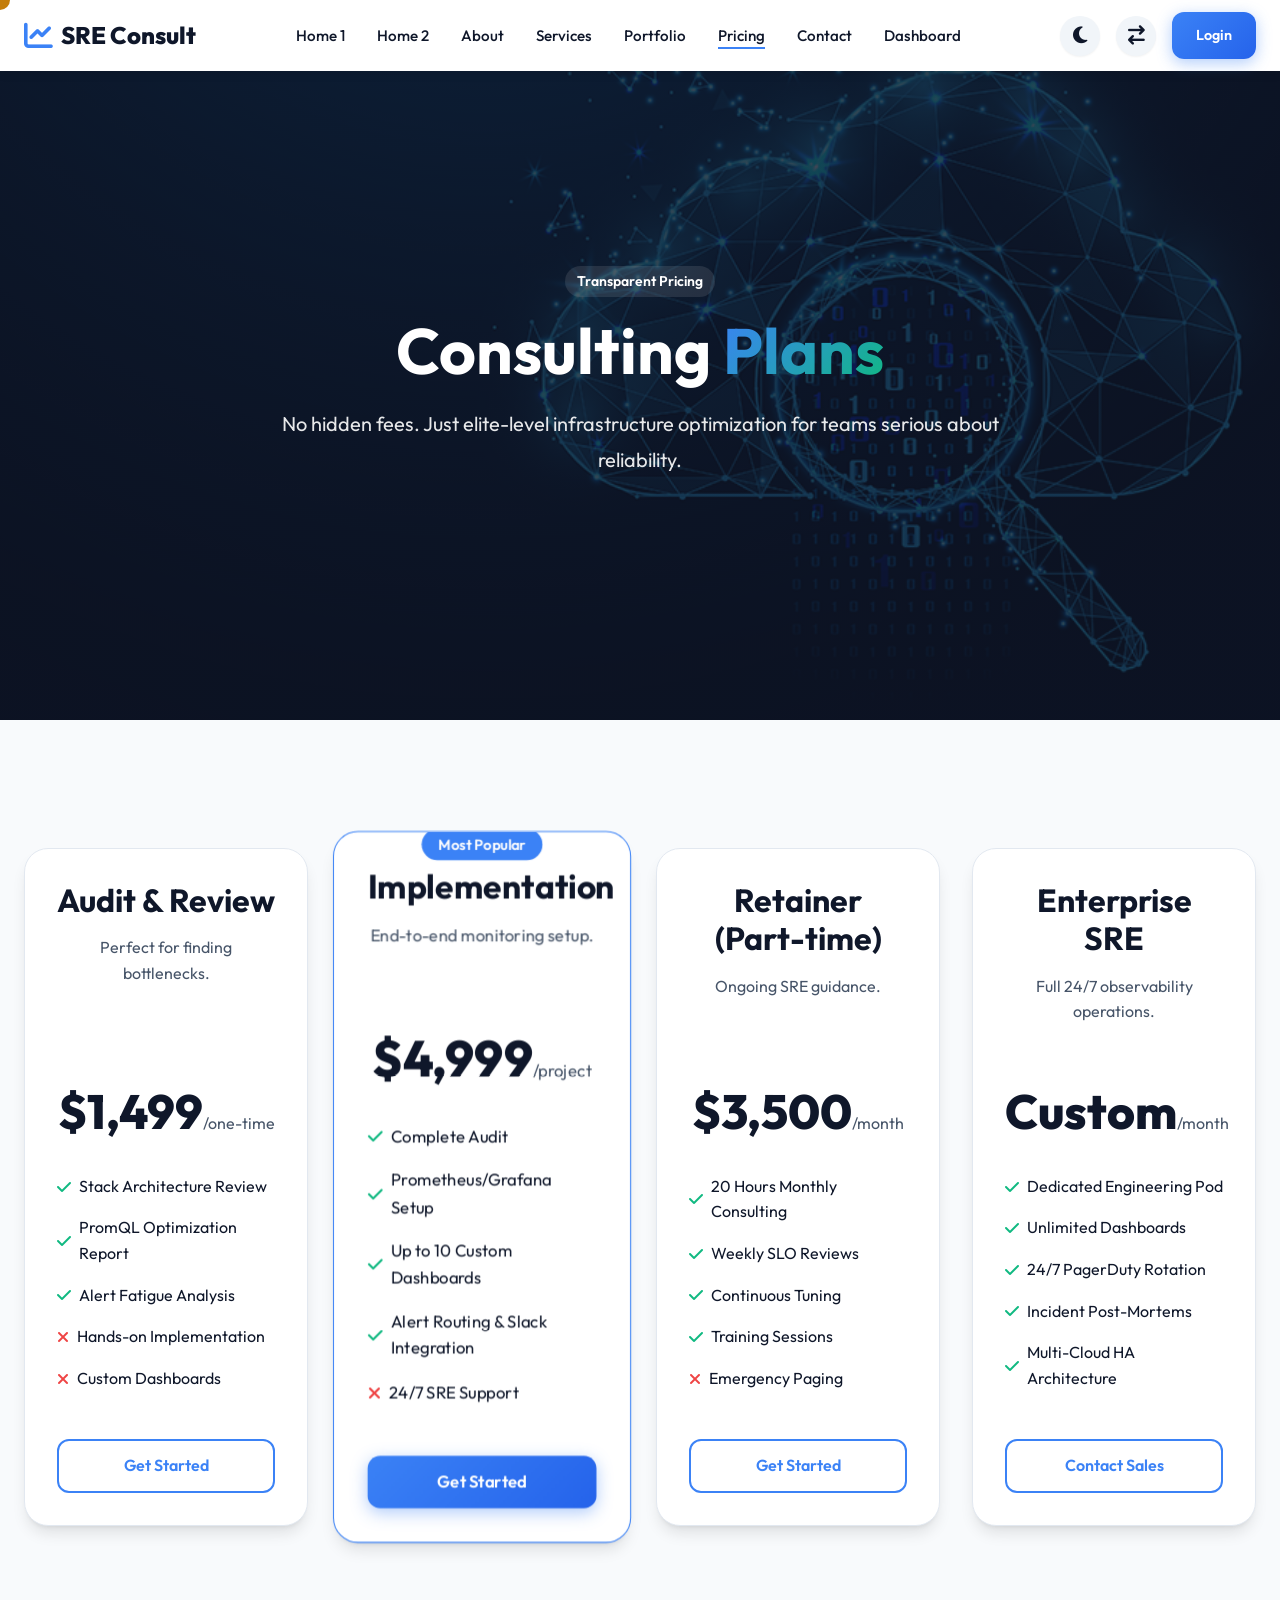
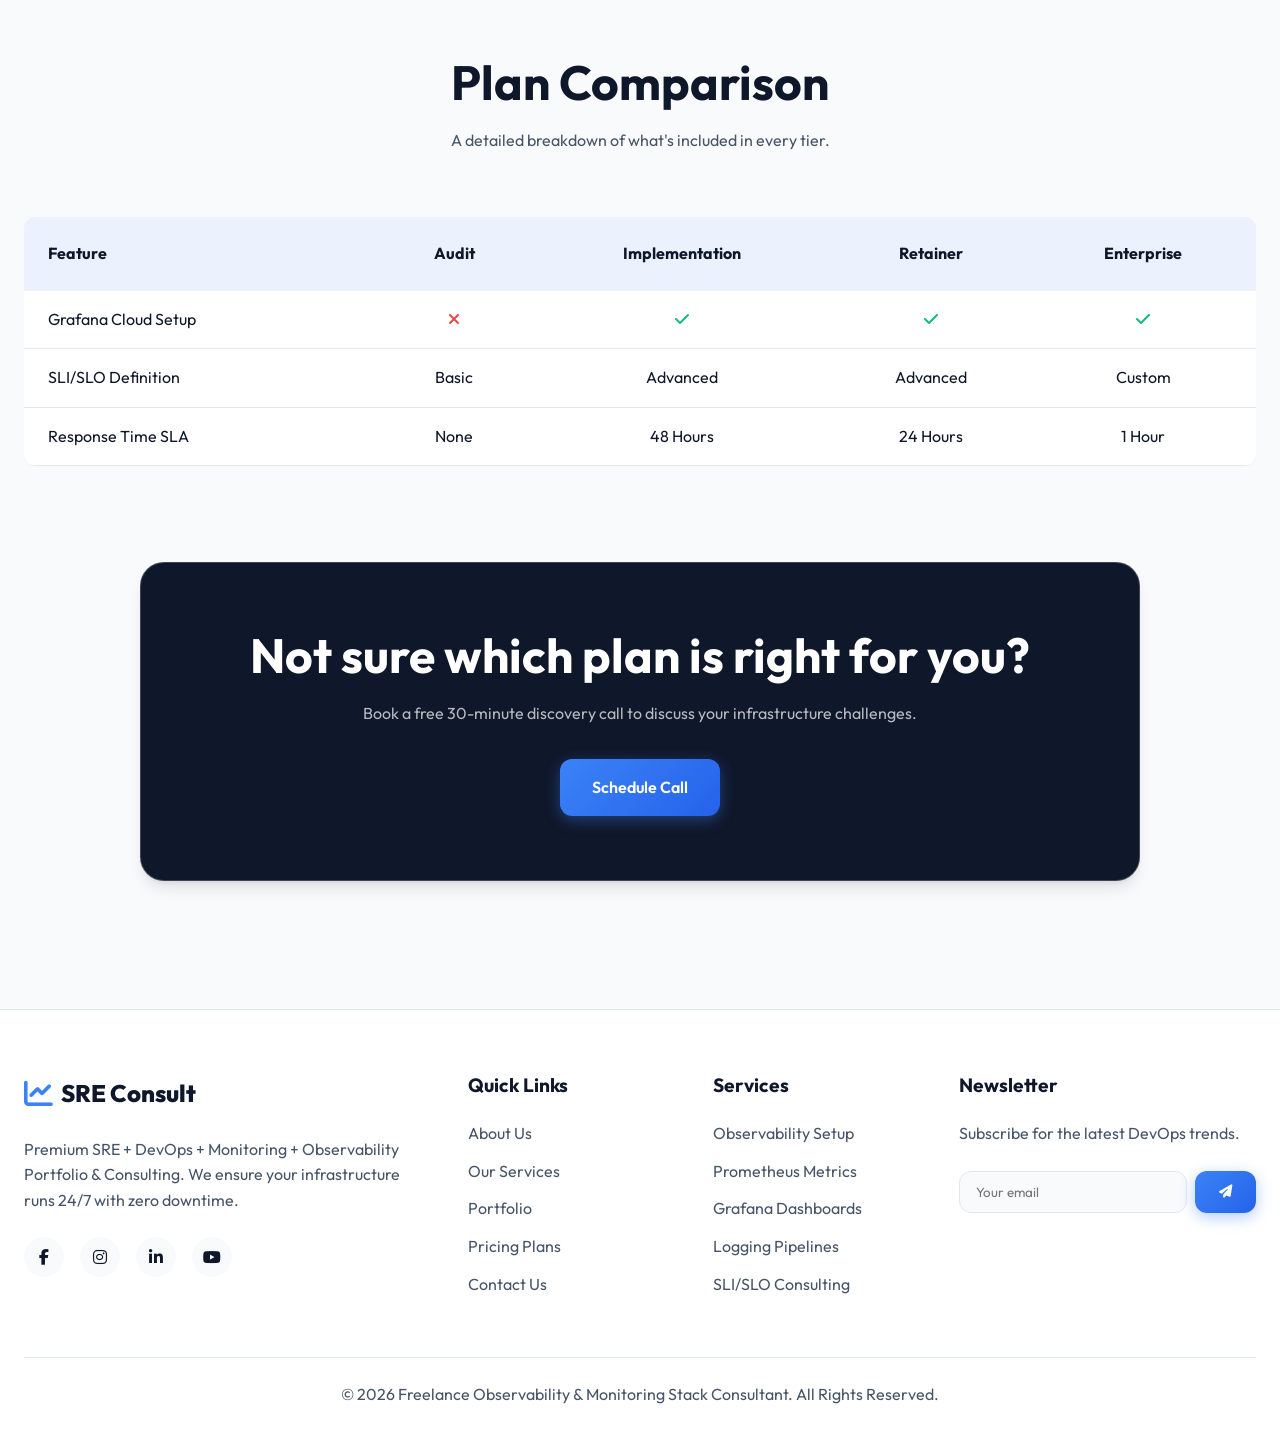
<file: pricing.html>
<!DOCTYPE html>
<html lang="en" dir="ltr" data-theme="light">
<head>
  <meta charset="UTF-8">
  <meta name="viewport" content="width=device-width, initial-scale=1.0">
  <link rel="icon" type="image/svg+xml" href="assets/images/favicon.svg">
  <title>Pricing - Freelance Observability & Monitoring Stack Consultant</title>
  
  <link rel="stylesheet" href="https://cdnjs.cloudflare.com/ajax/libs/font-awesome/6.4.0/css/all.min.css">
  <link rel="stylesheet" href="assets/css/style.css">
  <link rel="stylesheet" href="assets/css/dark-mode.css">
  <link rel="stylesheet" href="assets/css/rtl.css">
</head>
<body>
  
  <div class="scroll-progress" id="scrollProgress"></div>

  <!-- Navbar -->
  <nav class="navbar">
    <div class="container nav-container">
      <a href="index.html" class="brand">
        <i class="fas fa-chart-line"></i> SRE Consult
      </a>
      <ul class="nav-links" id="navLinks">
        <li><a href="index.html">Home 1</a></li>
        <li><a href="home-2.html">Home 2</a></li>
        <li><a href="about.html">About</a></li>
        <li><a href="services.html">Services</a></li>
        <li><a href="portfolio.html">Portfolio</a></li>
        <li><a href="pricing.html" class="active">Pricing</a></li>
        <li><a href="contact.html">Contact</a></li>
        <li><a href="dashboard.html">Dashboard</a></li>
        <li class="mobile-nav-actions">
          <div class="mobile-theme-rtl">
            <button class="btn-icon theme-toggle" aria-label="Toggle Theme"><i class="fas fa-moon"></i></button>
            <button class="btn-icon rtl-toggle" aria-label="Toggle RTL"><i class="fas fa-arrow-right-arrow-left"></i></button>
          </div>
          <a href="login.html" class="btn btn-primary nav-cta-mobile">Login</a>
        </li>
      </ul>
      <div class="nav-actions">
        <button class="btn-icon theme-toggle" aria-label="Toggle Theme"><i class="fas fa-moon"></i></button>
        <button class="btn-icon rtl-toggle" aria-label="Toggle RTL"><i
            class="fas fa-arrow-right-arrow-left"></i></button>
        <a href="login.html" class="btn btn-primary nav-cta">Login</a>
        <button class="hamburger" id="hamburger" aria-label="Menu"><i class="fas fa-bars"></i></button>
      </div>
    </div>
  </nav>

  <!-- Section 1: Hero -->
  <section class="hero reveal" style="min-height: 80vh; padding-top: 120px; display: flex; align-items: center; position: relative; background: linear-gradient(rgba(15, 23, 42, 0.8), rgba(15, 23, 42, 0.8)), url('assets/images/pricing-hero.png'); background-size: cover; background-position: center; background-attachment: fixed; color: #fff;">
    <div class="container text-center">
      <span class="badge" style="margin-bottom: 1rem; border-color: rgba(255,255,255,0.3); color: #fff; background: rgba(255,255,255,0.1);">Transparent Pricing</span>
      <h1 style="color: #fff;">Consulting <span class="text-gradient">Plans</span></h1>
      <p style="max-width: 800px; margin: 0 auto; font-size: 1.25rem; color: rgba(255,255,255,0.9); line-height: 1.8;">No hidden fees. Just elite-level infrastructure optimization for teams serious about reliability.</p>
    </div>
  </section>

  <!-- Section 2: Pricing Cards (Strictly 4) -->
  <section class="reveal container" style="padding-top: 6rem; margin-top: 2rem;">
    <div class="grid-4">
      <!-- Plan 1 -->
      <div class="card pricing-card glass tilt-card">
        <h3>Audit & Review</h3>
        <p class="card-desc">Perfect for finding bottlenecks.</p>
        <div class="price">$1,499<span>/one-time</span></div>
        <ul class="pricing-features">
          <li><i class="fas fa-check"></i> Stack Architecture Review</li>
          <li><i class="fas fa-check"></i> PromQL Optimization Report</li>
          <li><i class="fas fa-check"></i> Alert Fatigue Analysis</li>
          <li><i class="fas fa-times" style="color: #ef4444;"></i> Hands-on Implementation</li>
          <li><i class="fas fa-times" style="color: #ef4444;"></i> Custom Dashboards</li>
        </ul>
        <a href="contact.html" class="btn btn-outline" style="width: 100%; margin-top: auto;">Get Started</a>
      </div>
      
      <!-- Plan 2 -->
      <div class="card pricing-card popular glass tilt-card">
        <div class="popular-badge">Most Popular</div>
        <h3>Implementation</h3>
        <p class="card-desc">End-to-end monitoring setup.</p>
        <div class="price">$4,999<span>/project</span></div>
        <ul class="pricing-features">
          <li><i class="fas fa-check"></i> Complete Audit</li>
          <li><i class="fas fa-check"></i> Prometheus/Grafana Setup</li>
          <li><i class="fas fa-check"></i> Up to 10 Custom Dashboards</li>
          <li><i class="fas fa-check"></i> Alert Routing & Slack Integration</li>
          <li><i class="fas fa-times" style="color: #ef4444;"></i> 24/7 SRE Support</li>
        </ul>
        <a href="contact.html" class="btn btn-primary" style="width: 100%; margin-top: auto;">Get Started</a>
      </div>

      <!-- Plan 3 -->
      <div class="card pricing-card glass tilt-card">
        <h3>Retainer (Part-time)</h3>
        <p class="card-desc">Ongoing SRE guidance.</p>
        <div class="price">$3,500<span>/month</span></div>
        <ul class="pricing-features">
          <li><i class="fas fa-check"></i> 20 Hours Monthly Consulting</li>
          <li><i class="fas fa-check"></i> Weekly SLO Reviews</li>
          <li><i class="fas fa-check"></i> Continuous Tuning</li>
          <li><i class="fas fa-check"></i> Training Sessions</li>
          <li><i class="fas fa-times" style="color: #ef4444;"></i> Emergency Paging</li>
        </ul>
        <a href="contact.html" class="btn btn-outline" style="width: 100%; margin-top: auto;">Get Started</a>
      </div>

      <!-- Plan 4 -->
      <div class="card pricing-card glass tilt-card">
        <h3>Enterprise SRE</h3>
        <p class="card-desc">Full 24/7 observability operations.</p>
        <div class="price">Custom<span>/month</span></div>
        <ul class="pricing-features">
          <li><i class="fas fa-check"></i> Dedicated Engineering Pod</li>
          <li><i class="fas fa-check"></i> Unlimited Dashboards</li>
          <li><i class="fas fa-check"></i> 24/7 PagerDuty Rotation</li>
          <li><i class="fas fa-check"></i> Incident Post-Mortems</li>
          <li><i class="fas fa-check"></i> Multi-Cloud HA Architecture</li>
        </ul>
        <a href="contact.html" class="btn btn-outline" style="width: 100%; margin-top: auto;">Contact Sales</a>
      </div>
    </div>
  </section>

  <!-- Section 3: Feature Comparison -->
  <section class="reveal container text-center" style="padding-top: 8rem;">
    <div class="section-header">
      <h2>Plan Comparison</h2>
      <p>A detailed breakdown of what's included in every tier.</p>
    </div>
    <div style="overflow-x: auto;">
      <table style="width: 100%; text-align: left; border-collapse: collapse; background: var(--card-bg); border-radius: var(--radius-md); overflow: hidden; box-shadow: var(--shadow-sm);">
        <thead style="background: rgba(59,130,246,0.1);">
          <tr>
            <th style="padding: 1.5rem;">Feature</th>
            <th style="padding: 1.5rem; text-align: center;">Audit</th>
            <th style="padding: 1.5rem; text-align: center;">Implementation</th>
            <th style="padding: 1.5rem; text-align: center;">Retainer</th>
            <th style="padding: 1.5rem; text-align: center;">Enterprise</th>
          </tr>
        </thead>
        <tbody>
          <tr style="border-bottom: 1px solid var(--border-color);">
            <td style="padding: 1rem 1.5rem;">Grafana Cloud Setup</td>
            <td style="padding: 1rem; text-align: center;"><i class="fas fa-times" style="color: #ef4444;"></i></td>
            <td style="padding: 1rem; text-align: center;"><i class="fas fa-check" style="color: var(--accent-color);"></i></td>
            <td style="padding: 1rem; text-align: center;"><i class="fas fa-check" style="color: var(--accent-color);"></i></td>
            <td style="padding: 1rem; text-align: center;"><i class="fas fa-check" style="color: var(--accent-color);"></i></td>
          </tr>
          <tr style="border-bottom: 1px solid var(--border-color);">
            <td style="padding: 1rem 1.5rem;">SLI/SLO Definition</td>
            <td style="padding: 1rem; text-align: center;">Basic</td>
            <td style="padding: 1rem; text-align: center;">Advanced</td>
            <td style="padding: 1rem; text-align: center;">Advanced</td>
            <td style="padding: 1rem; text-align: center;">Custom</td>
          </tr>
          <tr style="border-bottom: 1px solid var(--border-color);">
            <td style="padding: 1rem 1.5rem;">Response Time SLA</td>
            <td style="padding: 1rem; text-align: center;">None</td>
            <td style="padding: 1rem; text-align: center;">48 Hours</td>
            <td style="padding: 1rem; text-align: center;">24 Hours</td>
            <td style="padding: 1rem; text-align: center;">1 Hour</td>
          </tr>
        </tbody>
      </table>
    </div>
  </section>



  <!-- Section 5: CTA -->
  <section class="reveal glass" style="background: #0f172a; color: #fff; text-align: center; padding: 4rem 1.5rem; border-radius: var(--radius-lg); max-width: 1000px; margin: 6rem auto 8rem;">
    <h2>Not sure which plan is right for you?</h2>
    <p style="color: rgba(255,255,255,0.7); max-width: 600px; margin: 1rem auto 2rem;">Book a free 30-minute discovery call to discuss your infrastructure challenges.</p>
    <a href="contact.html" class="btn btn-primary" style="padding: 1rem 2rem;">Schedule Call</a>
  </section>

  <!-- Footer -->
  <footer>
    <div class="container">
      <div class="footer-grid">
        <div class="footer-col">
          <a href="index.html" class="brand" style="margin-bottom: 1.5rem; display: inline-flex;">
            <i class="fas fa-chart-line"></i> SRE Consult
          </a>
          <p>Premium SRE + DevOps + Monitoring + Observability Portfolio & Consulting. We ensure your infrastructure runs 24/7 with zero downtime.</p>
          <div class="social-links">
            <a href="#"><i class="fab fa-facebook-f"></i></a>
            <a href="#"><i class="fab fa-instagram"></i></a>
            <a href="#"><i class="fab fa-linkedin-in"></i></a>
            <a href="#"><i class="fab fa-youtube"></i></a>
          </div>
        </div>
        <div class="footer-col">
          <h4>Quick Links</h4>
          <ul class="footer-links">
            <li><a href="about.html">About Us</a></li>
            <li><a href="services.html">Our Services</a></li>
            <li><a href="portfolio.html">Portfolio</a></li>
            <li><a href="pricing.html">Pricing Plans</a></li>
            <li><a href="contact.html">Contact Us</a></li>
          </ul>
        </div>
        <div class="footer-col">
          <h4>Services</h4>
          <ul class="footer-links">
            <li><a href="services-details.html">Observability Setup</a></li>
            <li><a href="services-details.html">Prometheus Metrics</a></li>
            <li><a href="services-details.html">Grafana Dashboards</a></li>
            <li><a href="services-details.html">Logging Pipelines</a></li>
            <li><a href="services-details.html">SLI/SLO Consulting</a></li>
          </ul>
        </div>
        <div class="footer-col">
          <h4>Newsletter</h4>
          <p>Subscribe for the latest DevOps trends.</p>
          <form class="newsletter-form" style="display: flex; gap: 0.5rem;" onsubmit="event.preventDefault()">
            <input type="email" placeholder="Your email" class="form-control" style="flex: 1;" required>
            <button type="submit" class="btn btn-primary"><i class="fas fa-paper-plane"></i></button>
          </form>
        </div>
      </div>
      <div class="footer-bottom">
        <p>&copy; 2026 Freelance Observability & Monitoring Stack Consultant. All Rights Reserved.</p>
      </div>
    </div>
  </footer>
  <a href="#" class="back-to-top" id="backToTop"><i class="fas fa-arrow-up"></i></a>

  <script src="assets/js/main.js"></script>
</body>
</html>
</file>
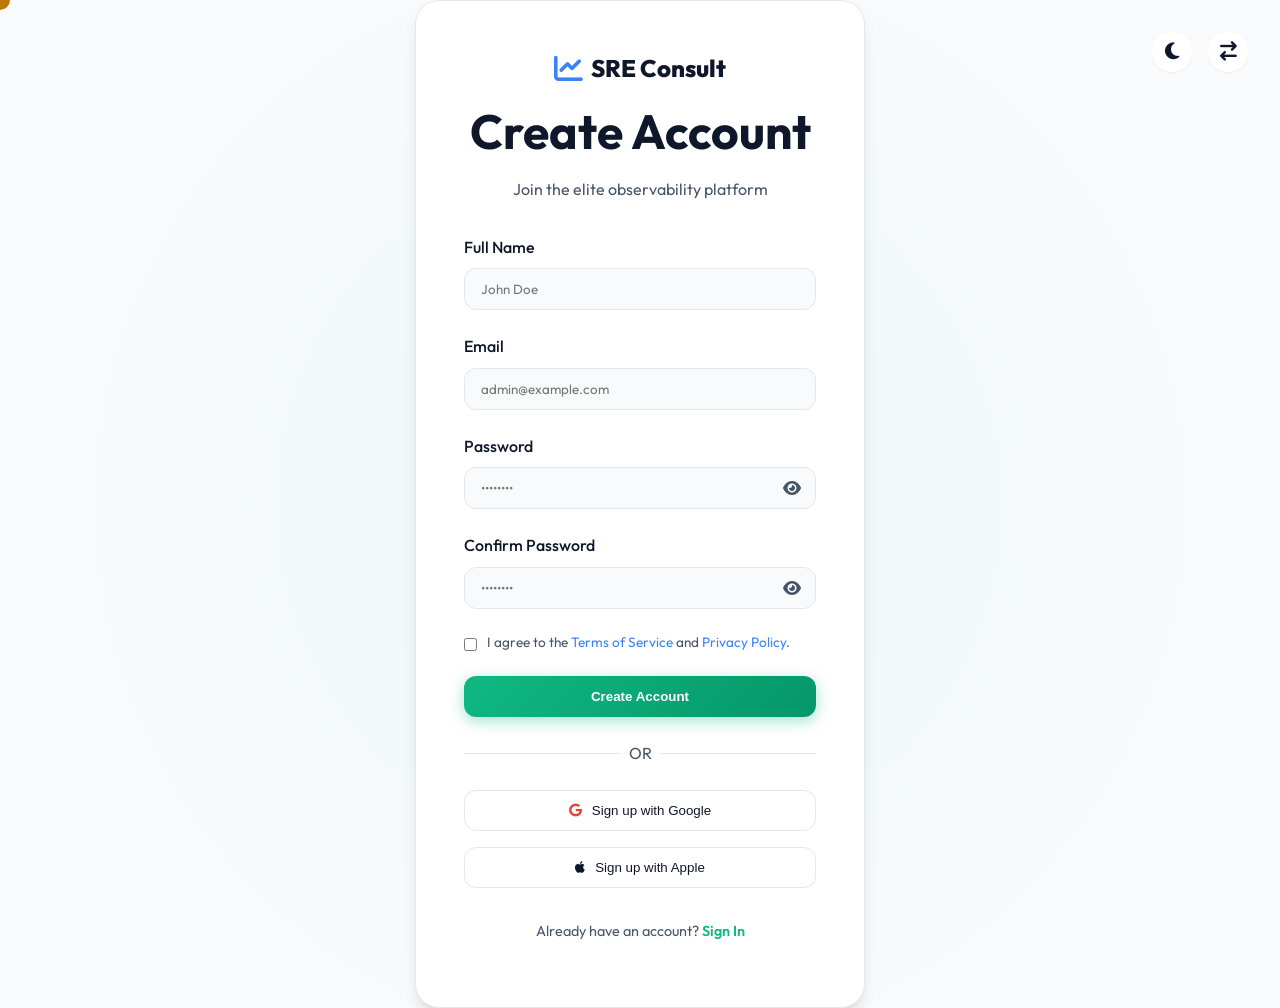
<file: register.html>
<!DOCTYPE html>
<html lang="en" dir="ltr" data-theme="light">
<head>
  <meta charset="UTF-8">
  <meta name="viewport" content="width=device-width, initial-scale=1.0">
  <link rel="icon" type="image/svg+xml" href="assets/images/favicon.svg">
  <title>Register - Freelance Observability & Monitoring Stack Consultant</title>
  
  <link rel="stylesheet" href="https://cdnjs.cloudflare.com/ajax/libs/font-awesome/6.4.0/css/all.min.css">
  <link rel="stylesheet" href="assets/css/style.css">
  <link rel="stylesheet" href="assets/css/dark-mode.css">
  <link rel="stylesheet" href="assets/css/rtl.css">
  <style>
    .auth-bg-particles {
      position: absolute; top: 0; left: 0; width: 100%; height: 100%; z-index: 0;
      background: radial-gradient(circle at center, rgba(16,185,129,0.05) 0%, transparent 70%);
    }
    .auth-card {
      background: var(--card-bg);
      backdrop-filter: blur(20px);
      border: 1px solid var(--border-color);
      box-shadow: var(--shadow-lg);
    }
    .social-btn {
      width: 100%; display: flex; align-items: center; justify-content: center; gap: 10px;
      padding: 0.75rem; border: 1px solid var(--border-color); border-radius: var(--radius-md);
      background: transparent; color: var(--text-color); font-weight: 500; cursor: pointer;
      transition: all 0.3s ease; margin-bottom: 1rem;
    }
    .social-btn:hover { background: rgba(16,185,129,0.1); border-color: var(--accent-color); transform: translateY(-2px); }
    .divider { display: flex; align-items: center; text-align: center; margin: 1.5rem 0; color: var(--text-light); }
    .divider::before, .divider::after { content: ''; flex: 1; border-bottom: 1px solid var(--border-color); }
    .divider::before { margin-right: .5em; }
    .divider::after { margin-left: .5em; }
    .password-container { position: relative; }
    .password-toggle { position: absolute; right: 15px; top: 50%; transform: translateY(-50%); cursor: pointer; color: var(--text-light); }
    [dir="rtl"] .password-toggle { right: auto; left: 15px; }
  </style>
</head>
<body>
  
  <div class="auth-page">
    <div class="auth-bg-particles"></div>

    <div class="auth-controls">
      <button class="btn-icon theme-toggle" aria-label="Toggle Theme"><i class="fas fa-moon"></i></button>
      <button class="btn-icon rtl-toggle" aria-label="Toggle RTL"><i class="fas fa-arrow-right-arrow-left"></i></button>
    </div>
    
    <div class="auth-card">
      <div style="text-align: center; margin-bottom: 2rem;">
        <a href="index.html" class="brand" style="justify-content: center; margin-bottom: 1rem;">
          <i class="fas fa-chart-line"></i> SRE Consult
        </a>
        <h2>Create Account</h2>
        <p>Join the elite observability platform</p>
      </div>

      <form action="dashboard.html" method="GET">
        <div class="form-group">
          <label class="form-label">Full Name</label>
          <input type="text" class="form-control" required placeholder="John Doe">
        </div>
        <div class="form-group">
          <label class="form-label">Email</label>
          <input type="email" class="form-control" required placeholder="admin@example.com">
        </div>
        <div class="form-group">
          <label class="form-label">Password</label>
          <div class="password-container">
            <input type="password" id="password" class="form-control" required placeholder="••••••••">
            <i class="fas fa-eye password-toggle" id="togglePassword"></i>
          </div>
        </div>

        <div class="form-group">
          <label class="form-label">Confirm Password</label>
          <div class="password-container">
            <input type="password" id="confirm-password" class="form-control" required placeholder="••••••••">
            <i class="fas fa-eye password-toggle" id="toggleConfirmPassword"></i>
          </div>
        </div>
        
        <div class="form-group" style="display: flex; align-items: flex-start; gap: 10px;">
          <input type="checkbox" id="terms" required style="accent-color: var(--secondary-color); margin-top: 5px;">
          <label for="terms" style="font-size: 0.85rem; color: var(--text-light); cursor: pointer; line-height: 1.4;">
            I agree to the <a href="#" style="color: var(--secondary-color); text-decoration: none;">Terms of Service</a> and <a href="#" style="color: var(--secondary-color); text-decoration: none;">Privacy Policy</a>.
          </label>
        </div>

        <button type="submit" class="btn btn-primary" style="width: 100%; padding: 0.8rem; background: linear-gradient(135deg, var(--accent-color), #059669); box-shadow: 0 4px 15px rgba(16, 185, 129, 0.4);">Create Account</button>
      </form>

      <div class="divider">OR</div>

      <button class="social-btn"><i class="fab fa-google" style="color: #ea4335;"></i> Sign up with Google</button>
      <button class="social-btn"><i class="fab fa-apple"></i> Sign up with Apple</button>

      <p style="text-align: center; margin-top: 2rem; font-size: 0.9rem;">
        Already have an account? <a href="login.html" style="color: var(--accent-color); font-weight: 600; text-decoration: none;">Sign In</a>
      </p>
    </div>
  </div>

  <script src="assets/js/main.js"></script>
  <script>
    document.addEventListener('DOMContentLoaded', () => {
      const togglePassword = document.querySelector('#togglePassword');
      const password = document.querySelector('#password');

      if(togglePassword && password) {
        togglePassword.addEventListener('click', function (e) {
          const type = password.getAttribute('type') === 'password' ? 'text' : 'password';
          password.setAttribute('type', type);
          this.classList.toggle('fa-eye-slash');
        });
      }

      const toggleConfirmPassword = document.querySelector('#toggleConfirmPassword');
      const confirmPassword = document.querySelector('#confirm-password');

      if(toggleConfirmPassword && confirmPassword) {
        toggleConfirmPassword.addEventListener('click', function (e) {
          const type = confirmPassword.getAttribute('type') === 'password' ? 'text' : 'password';
          confirmPassword.setAttribute('type', type);
          this.classList.toggle('fa-eye-slash');
        });
      }
    });
  </script>
</body>
</html>
</file>
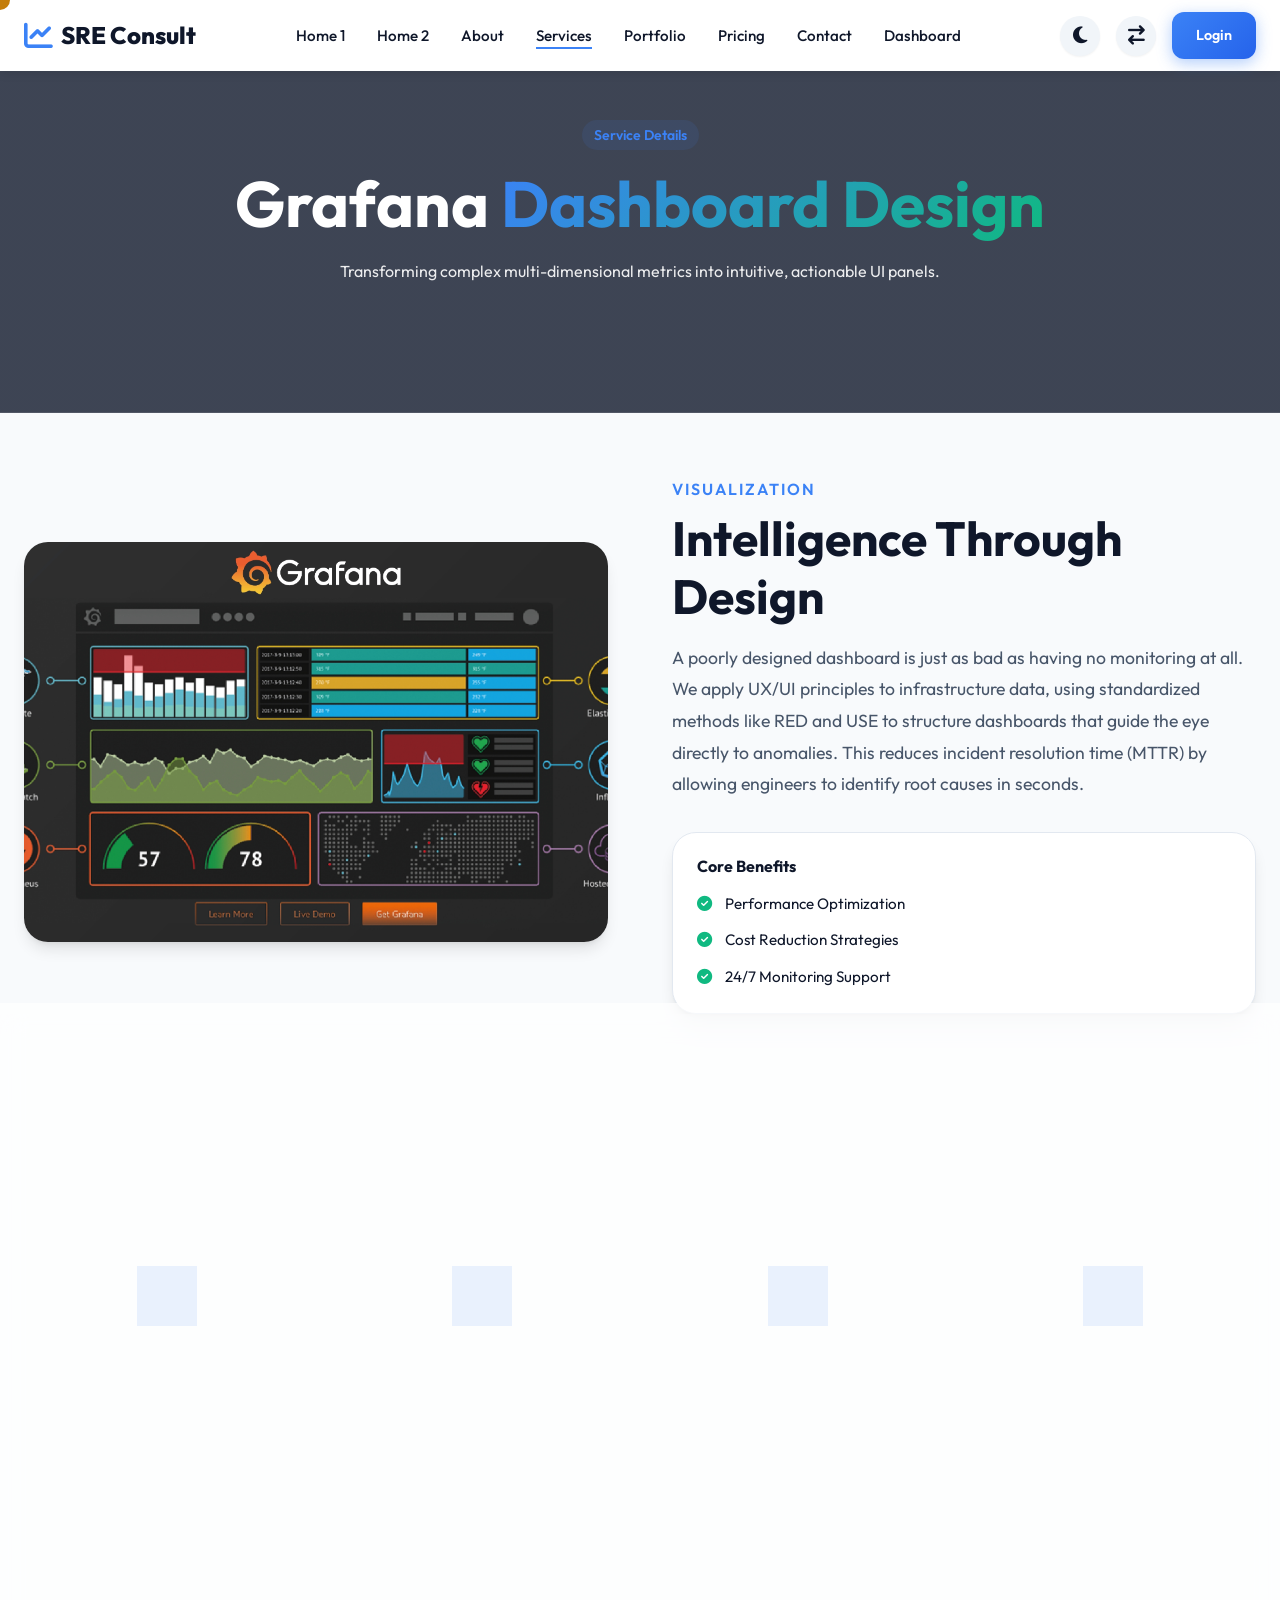
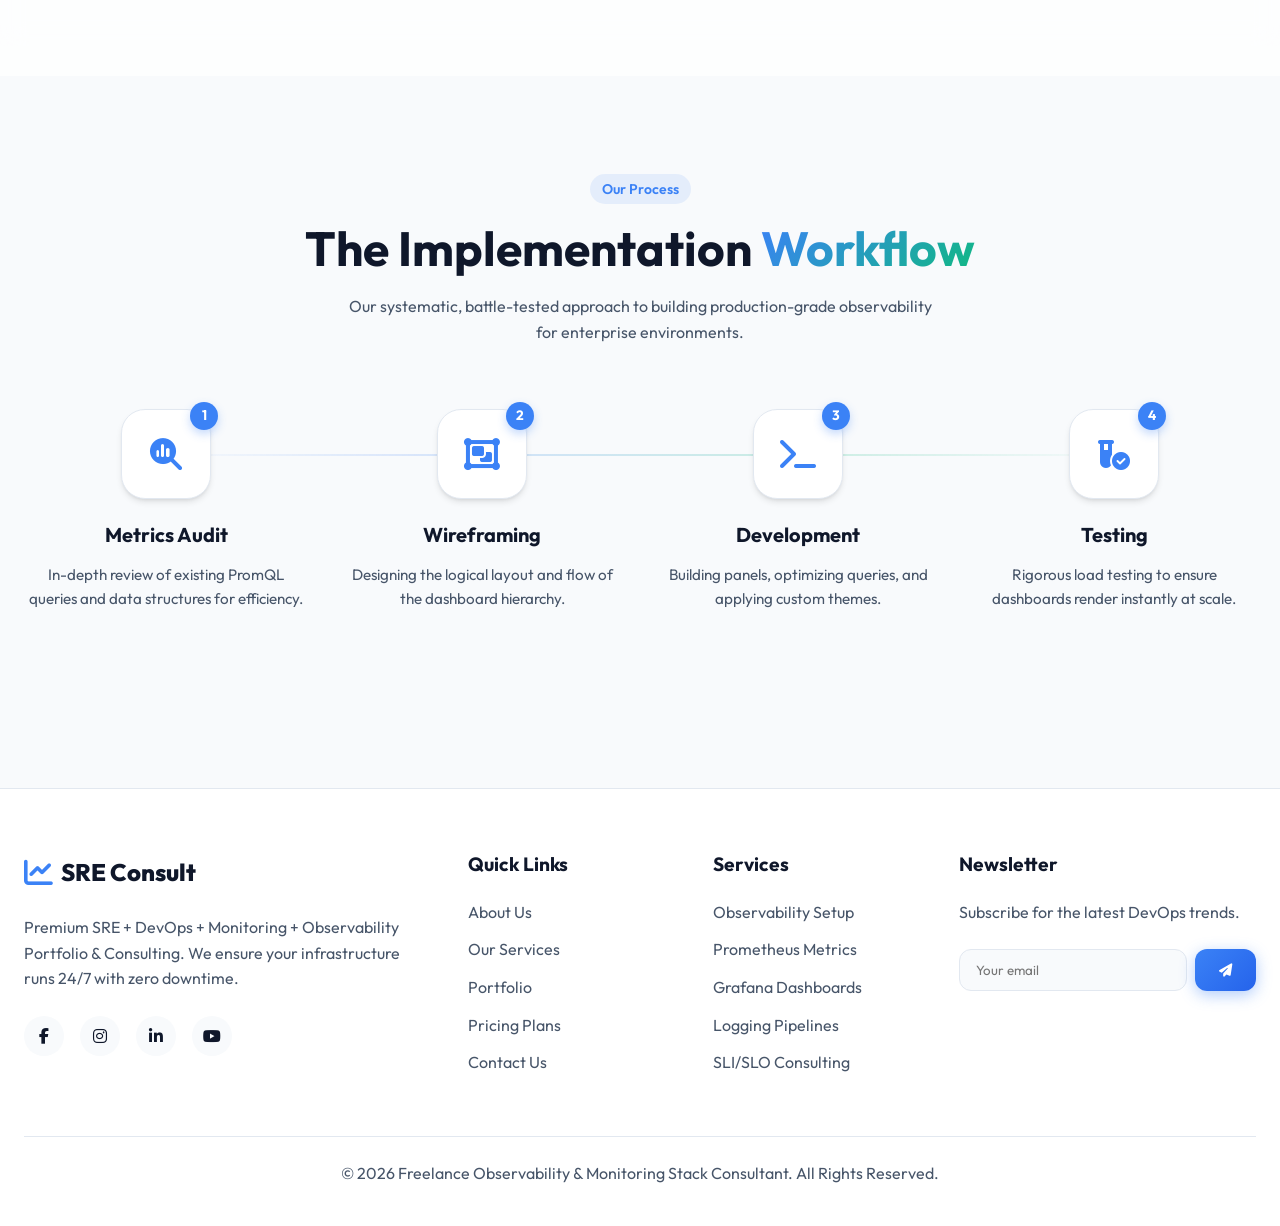
<file: services-details.html>
<!DOCTYPE html>
<html lang="en" dir="ltr" data-theme="light">
<head>
  <meta charset="UTF-8">
  <meta name="viewport" content="width=device-width, initial-scale=1.0">
  <link rel="icon" type="image/svg+xml" href="assets/images/favicon.svg">
  <title>Service Details - Freelance Observability & Monitoring Stack Consultant</title>
  
  <link rel="stylesheet" href="https://cdnjs.cloudflare.com/ajax/libs/font-awesome/6.4.0/css/all.min.css">
  <link rel="stylesheet" href="assets/css/style.css">
  <link rel="stylesheet" href="assets/css/dark-mode.css">
  <link rel="stylesheet" href="assets/css/rtl.css">
</head>
<body>
  
  <div class="scroll-progress" id="scrollProgress"></div>

  <!-- Navbar -->
  <nav class="navbar">
    <div class="container nav-container">
      <a href="index.html" class="brand">
        <i class="fas fa-chart-line"></i> SRE Consult
      </a>
      <ul class="nav-links" id="navLinks">
        <li><a href="index.html">Home 1</a></li>
        <li><a href="home-2.html">Home 2</a></li>
        <li><a href="about.html">About</a></li>
        <li><a href="services.html" class="active">Services</a></li>
        <li><a href="portfolio.html">Portfolio</a></li>
        <li><a href="pricing.html">Pricing</a></li>
        <li><a href="contact.html">Contact</a></li>
        <li><a href="dashboard.html">Dashboard</a></li>
        <li class="mobile-nav-actions">
          <div class="mobile-theme-rtl">
            <button class="btn-icon theme-toggle" aria-label="Toggle Theme"><i class="fas fa-moon"></i></button>
            <button class="btn-icon rtl-toggle" aria-label="Toggle RTL"><i class="fas fa-arrow-right-arrow-left"></i></button>
          </div>
          <a href="login.html" class="btn btn-primary nav-cta-mobile">Login</a>
        </li>
      </ul>
      <div class="nav-actions">
        <button class="btn-icon theme-toggle" aria-label="Toggle Theme"><i class="fas fa-moon"></i></button>
        <button class="btn-icon rtl-toggle" aria-label="Toggle RTL"><i
            class="fas fa-arrow-right-arrow-left"></i></button>
        <a href="login.html" class="btn btn-primary nav-cta">Login</a>
        <button class="hamburger" id="hamburger" aria-label="Menu"><i class="fas fa-bars"></i></button>
      </div>
    </div>
  </nav>

  <!-- Section 1: Hero -->
  <section class="hero reveal" id="serviceHero" style="min-height: 40vh; padding-top: 120px; display: flex; align-items: center; text-align: center; background-image: linear-gradient(rgba(15, 23, 42, 0.8), rgba(15, 23, 42, 0.8)), url('https://images.unsplash.com/photo-1551288049-bebda4e38f71?auto=format&fit=crop&q=80&w=1600'); background-size: cover; background-position: center; color: #fff;">
    <div class="container">
      <span class="badge" style="margin-bottom: 1rem;">Service Details</span>
      <h1 id="serviceTitle" style="color: #fff;">Service <span class="text-gradient">Details</span></h1>
      <p id="serviceSubtitle" style="max-width: 600px; margin: 0 auto 2rem; color: rgba(255,255,255,0.9);">Explore our deep-dive solutions for your observability needs.</p>
    </div>
  </section>

  <!-- Section 2: Service Visual & Details (Below Hero) -->
  <section class="reveal container" style="padding-top: 4rem;">
    <div class="grid-2" style="align-items: center; gap: 4rem;">
      <div id="serviceImageContainer">
        <img id="serviceImage" src="assets/images/service-grafana.png" alt="Service Detail" class="skeleton" style="width: 100%; border-radius: var(--radius-lg); box-shadow: var(--shadow-lg); transition: var(--transition); object-fit: cover; min-height: 400px;">
      </div>
      <div id="serviceInfo">
        <span class="section-subtitle" id="serviceCategory">Consulting</span>
        <h2 id="serviceHeading">Deep-Dive Analysis</h2>
        <p id="serviceDescription" style="font-size: 1.1rem; color: var(--text-light); line-height: 1.8;">Loading comprehensive service details...</p>
        
        <div class="card glass" style="margin-top: 2rem; background: var(--card-bg); padding: 1.5rem;">
          <h4 style="margin-bottom: 1rem;">Core Benefits</h4>
          <ul id="serviceBenefits" style="list-style: none; font-size: 0.95rem;">
            <li style="margin-bottom: 0.75rem;"><i class="fas fa-check-circle" style="color: var(--accent-color); margin-right: 10px;"></i> Performance Optimization</li>
            <li style="margin-bottom: 0.75rem;"><i class="fas fa-check-circle" style="color: var(--accent-color); margin-right: 10px;"></i> Cost Reduction Strategies</li>
            <li><i class="fas fa-check-circle" style="color: var(--accent-color); margin-right: 10px;"></i> 24/7 Monitoring Support</li>
          </ul>
        </div>
      </div>
    </div>
  </section>

  <script>
    document.addEventListener('DOMContentLoaded', () => {
      const params = new URLSearchParams(window.location.search);
      const service = params.get('service') || 'grafana';

      const serviceData = {
        prometheus: {
          title: 'Prometheus <span class="text-gradient">Setup</span>',
          subtitle: 'High-performance metrics collection and storage optimized for enterprise scale.',
          category: 'Infrastructure',
          heading: 'Scalable Monitoring Architecture',
          description: 'Our Prometheus setup focuses on high availability and long-term retention. We implement Thanos or Cortex clusters to provide a global view across all your Kubernetes environments, ensuring zero data loss and sub-second query performance. We specialize in optimizing scraping intervals and storage schemas to keep costs low without sacrificing visibility.',
          image: 'assets/images/Monitoring Stack.png'
        },
        grafana: {
          title: 'Grafana <span class="text-gradient">Dashboard Design</span>',
          subtitle: 'Transforming complex multi-dimensional metrics into intuitive, actionable UI panels.',
          category: 'Visualization',
          heading: 'Intelligence Through Design',
          description: 'A poorly designed dashboard is just as bad as having no monitoring at all. We apply UX/UI principles to infrastructure data, using standardized methods like RED and USE to structure dashboards that guide the eye directly to anomalies. This reduces incident resolution time (MTTR) by allowing engineers to identify root causes in seconds.',
          image: 'assets/images/Grafana Design.png'
        },
        logging: {
          title: 'Logging <span class="text-gradient">Pipelines</span>',
          subtitle: 'Centralized log management capable of handling terabytes of events daily.',
          category: 'Data Engineering',
          heading: 'Unified Log Aggregation',
          description: 'Stop searching through individual server logs. We build scalable ELK/EFK or Loki pipelines that aggregate logs from every container and microservice. This allows for rapid pattern recognition, security auditing, and forensic analysis during post-mortem investigations. We ensure your logs are parsed and indexed efficiently for lightning-fast queries.',
          image: 'https://images.unsplash.com/photo-1550751827-4bd374c3f58b?auto=format&fit=crop&q=80&w=1200'
        },
        slo: {
          title: 'SLI/SLO <span class="text-gradient">Consulting</span>',
          subtitle: 'Data-driven reliability engineering to balance innovation and stability.',
          category: 'SRE Strategy',
          heading: 'Precision Reliability Metrics',
          description: 'We help you move beyond simple "uptime" stats. By defining measurable Service Level Indicators (SLIs) that reflect actual user journeys, we establish clear objectives (SLOs) that align business and engineering. Managing error budgets allows your team to ship features faster with the confidence that your service reliability is protected.',
          image: 'https://images.unsplash.com/photo-1460925895917-afdab827c52f?auto=format&fit=crop&q=80&w=1200'
        }
      };

      const data = serviceData[service] || serviceData.grafana;

      document.getElementById('serviceTitle').innerHTML = data.title;
      document.getElementById('serviceSubtitle').innerText = data.subtitle;
      document.getElementById('serviceCategory').innerText = data.category;
      document.getElementById('serviceHeading').innerText = data.heading;
      document.getElementById('serviceDescription').innerText = data.description;
      document.getElementById('serviceImage').src = data.image;
      document.getElementById('serviceImage').alt = data.heading;
      
      // Update document title
      document.title = `${service.charAt(0).toUpperCase() + service.slice(1)} Details - SRE Consult`;
    });
  </script>

  <!-- Section 3: Features Grid (Strictly 4 Cards) -->
  <section class="reveal glass" style="margin-bottom: 0;">
    <div class="container">
      <div class="section-header text-center">
        <h2>Premium Features Included</h2>
      </div>
      <div class="grid-4">
        <div class="card text-center">
          <div class="card-icon" style="margin: 0 auto 1.5rem;"><i class="fas fa-sitemap"></i></div>
          <h3 class="card-title">Dynamic Variables</h3>
          <p class="card-desc">Drill down from Global -> Region -> Cluster -> Namespace -> Pod with interconnected variables.</p>
        </div>
        <div class="card text-center">
          <div class="card-icon" style="margin: 0 auto 1.5rem;"><i class="fas fa-palette"></i></div>
          <h3 class="card-title">Custom Styling</h3>
          <p class="card-desc">Brand-aligned color palettes, transparent panels, and glassmorphism elements tailored to your company.</p>
        </div>
        <div class="card text-center">
          <div class="card-icon" style="margin: 0 auto 1.5rem;"><i class="fas fa-bell"></i></div>
          <h3 class="card-title">Alert Integration</h3>
          <p class="card-desc">Visual alert states directly on panels, linking charts to actionable Slack/PagerDuty routing.</p>
        </div>
        <div class="card text-center">
          <div class="card-icon" style="margin: 0 auto 1.5rem;"><i class="fas fa-code"></i></div>
          <h3 class="card-title">Dashboards as Code</h3>
          <p class="card-desc">All dashboards provided as JSON/Jsonnet for GitOps workflows and automated provisioning.</p>
        </div>
      </div>
    </div>
  </section>

  <!-- Section 4: Monitoring Workflow -->
  <section class="reveal container workflow-section">
    <div class="section-header text-center">
      <span class="badge" style="margin-bottom: 1rem;">Our Process</span>
      <h2>The Implementation <span class="text-gradient">Workflow</span></h2>
      <p style="max-width: 600px; margin: 0 auto; color: var(--text-light);">Our systematic, battle-tested approach to building production-grade observability for enterprise environments.</p>
    </div>
    
    <div class="workflow-container">
      <!-- Connecting Line (Desktop) -->
      <div class="workflow-line"></div>
      
      <!-- Step 1 -->
      <div class="workflow-card">
        <div class="workflow-icon">
          <i class="fas fa-magnifying-glass-chart"></i>
          <span class="workflow-step-number">1</span>
        </div>
        <h3>Metrics Audit</h3>
        <p>In-depth review of existing PromQL queries and data structures for efficiency.</p>
      </div>

      <!-- Step 2 -->
      <div class="workflow-card">
        <div class="workflow-icon">
          <i class="fas fa-object-group"></i>
          <span class="workflow-step-number">2</span>
        </div>
        <h3>Wireframing</h3>
        <p>Designing the logical layout and flow of the dashboard hierarchy.</p>
      </div>

      <!-- Step 3 -->
      <div class="workflow-card">
        <div class="workflow-icon">
          <i class="fas fa-terminal"></i>
          <span class="workflow-step-number">3</span>
        </div>
        <h3>Development</h3>
        <p>Building panels, optimizing queries, and applying custom themes.</p>
      </div>

      <!-- Step 4 -->
      <div class="workflow-card">
        <div class="workflow-icon">
          <i class="fas fa-vial-circle-check"></i>
          <span class="workflow-step-number">4</span>
        </div>
        <h3>Testing</h3>
        <p>Rigorous load testing to ensure dashboards render instantly at scale.</p>
      </div>
    </div>
  </section>

  <!-- Footer -->
  <footer>
    <div class="container">
      <div class="footer-grid">
        <div class="footer-col">
          <a href="index.html" class="brand" style="margin-bottom: 1.5rem; display: inline-flex;">
            <i class="fas fa-chart-line"></i> SRE Consult
          </a>
          <p>Premium SRE + DevOps + Monitoring + Observability Portfolio & Consulting. We ensure your infrastructure runs 24/7 with zero downtime.</p>
          <div class="social-links">
            <a href="#"><i class="fab fa-facebook-f"></i></a>
            <a href="#"><i class="fab fa-instagram"></i></a>
            <a href="#"><i class="fab fa-linkedin-in"></i></a>
            <a href="#"><i class="fab fa-youtube"></i></a>
          </div>
        </div>
        <div class="footer-col">
          <h4>Quick Links</h4>
          <ul class="footer-links">
            <li><a href="about.html">About Us</a></li>
            <li><a href="services.html">Our Services</a></li>
            <li><a href="portfolio.html">Portfolio</a></li>
            <li><a href="pricing.html">Pricing Plans</a></li>
            <li><a href="contact.html">Contact Us</a></li>
          </ul>
        </div>
        <div class="footer-col">
          <h4>Services</h4>
          <ul class="footer-links">
            <li><a href="services-details.html">Observability Setup</a></li>
            <li><a href="services-details.html">Prometheus Metrics</a></li>
            <li><a href="services-details.html">Grafana Dashboards</a></li>
            <li><a href="services-details.html">Logging Pipelines</a></li>
            <li><a href="services-details.html">SLI/SLO Consulting</a></li>
          </ul>
        </div>
        <div class="footer-col">
          <h4>Newsletter</h4>
          <p>Subscribe for the latest DevOps trends.</p>
          <form class="newsletter-form" style="display: flex; gap: 0.5rem;" onsubmit="event.preventDefault()">
            <input type="email" placeholder="Your email" class="form-control" style="flex: 1;" required>
            <button type="submit" class="btn btn-primary"><i class="fas fa-paper-plane"></i></button>
          </form>
        </div>
      </div>
      <div class="footer-bottom">
        <p>&copy; 2026 Freelance Observability & Monitoring Stack Consultant. All Rights Reserved.</p>
      </div>
    </div>
  </footer>
  <a href="#" class="back-to-top" id="backToTop"><i class="fas fa-arrow-up"></i></a>

  <script src="assets/js/main.js"></script>
</body>
</html>
</file>
<file: assets/css/style.css>
@import url('https://fonts.googleapis.com/css2?family=Outfit:wght@300;400;500;600;700;800&family=JetBrains+Mono:wght@400;700&display=swap');

:root {
  --primary-color: #0f172a;
  --secondary-color: #3b82f6;
  --accent-color: #10b981;
  --bg-color: #f8fafc;
  --text-color: #0f172a;
  --text-light: #475569;
  --card-bg: #ffffff;
  --border-color: #e2e8f0;
  --font-main: 'Outfit', sans-serif;
  --font-mono: 'JetBrains Mono', monospace;
  --shadow-sm: 0 1px 2px 0 rgb(0 0 0 / 0.05);
  --shadow-md: 0 4px 6px -1px rgb(0 0 0 / 0.1), 0 2px 4px -2px rgb(0 0 0 / 0.1);
  --shadow-lg: 0 10px 15px -3px rgb(0 0 0 / 0.1), 0 4px 6px -4px rgb(0 0 0 / 0.1);
  --shadow-glow: 0 0 20px rgba(59, 130, 246, 0.5);
  --glass-bg: rgba(255, 255, 255, 0.7);
  --glass-border: rgba(255, 255, 255, 0.2);
  --transition: all 0.3s cubic-bezier(0.4, 0, 0.2, 1);
  --radius-md: 12px;
  --radius-lg: 24px;
}

* {
  margin: 0;
  padding: 0;
  box-sizing: border-box;
}

html {
  scroll-behavior: smooth;
  font-size: 16px;
}

body {
  font-family: var(--font-main);
  background-color: var(--bg-color);
  color: var(--text-color);
  line-height: 1.6;
  overflow-x: hidden;
  position: relative;
}

/* Custom Cursor */
.custom-cursor {
  position: fixed;
  top: 0;
  left: 0;
  width: 20px;
  height: 20px;
  border-radius: 50%;
  background-color: var(--secondary-color);
  pointer-events: none;
  z-index: 9999;
  transform: translate(-50%, -50%);
  transition: width 0.2s, height 0.2s, background-color 0.2s;
  mix-blend-mode: difference;
}

.custom-cursor.hover {
  width: 50px;
  height: 50px;
  background-color: var(--accent-color);
  opacity: 0.5;
}

/* Typography */
h1,
h2,
h3,
h4,
h5,
h6 {
  font-weight: 700;
  line-height: 1.2;
  margin-bottom: 1rem;
}

h1 {
  font-size: clamp(2.5rem, 5vw, 4rem);
}

h2 {
  font-size: clamp(2rem, 4vw, 3rem);
}

h3 {
  font-size: clamp(1.5rem, 3vw, 2rem);
}

p {
  margin-bottom: 1rem;
  color: var(--text-light);
}

.text-gradient {
  background: linear-gradient(135deg, var(--secondary-color), var(--accent-color));
  -webkit-background-clip: text;
  -webkit-text-fill-color: transparent;
  background-clip: text;
  display: inline-block;
}

/* Layout & Containers */
.container {
  width: 100%;
  max-width: 1280px;
  margin: 0 auto;
  padding: 0 1.5rem;
}

section {
  padding: 6rem 0;
  position: relative;
}

.text-center {
  text-align: center;
}

.text-left {
  text-align: left;
}

.text-right {
  text-align: right;
}

/* Glassmorphism */
.glass {
  background: var(--glass-bg);
  backdrop-filter: blur(12px);
  -webkit-backdrop-filter: blur(12px);
  border: 1px solid var(--glass-border);
  box-shadow: var(--shadow-lg);
}

/* Navbar */
.navbar {
  position: fixed;
  top: 0;
  left: 0;
  width: 100%;
  z-index: 1000;
  transition: var(--transition);
  padding: 0.75rem 0;
  background: #ffffff;
  box-shadow: 0 2px 10px rgba(0, 0, 0, 0.1);
}

.navbar.scrolled {
  background: #ffffff;
  padding: 0.5rem 0;
  border-bottom: 1px solid #eeeeee;
}

.nav-container {
  display: flex;
  justify-content: space-between;
  align-items: center;
}

.brand {
  font-size: 1.5rem;
  font-weight: 800;
  color: var(--primary-color);
  text-decoration: none;
  display: flex;
  align-items: center;
  gap: 0.5rem;
}

.brand i {
  color: var(--secondary-color);
  font-size: 1.8rem;
}

.nav-links {
  display: flex;
  gap: 2rem;
  list-style: none;
  align-items: center;
}

.nav-links a {
  text-decoration: none;
  color: #0f172a;
  font-weight: 500;
  font-size: 0.95rem;
  transition: var(--transition);
  position: relative;
}

.nav-links a::after {
  content: '';
  position: absolute;
  bottom: -4px;
  left: 0;
  width: 0;
  height: 2px;
  background: var(--secondary-color);
  transition: var(--transition);
}

.nav-links a:hover::after,
.nav-links a.active::after {
  width: 100%;
}

.nav-links a:hover {
  color: var(--secondary-color);
}

.hamburger {
  display: none;
  cursor: pointer;
  background: none;
  border: none;
  font-size: 1.5rem;
  color: #0f172a;
  z-index: 1001;
  transition: var(--transition);
}

.hamburger.active i::before {
  content: "\f00d";
}

.nav-actions {
  display: flex;
  align-items: center;
  gap: 1rem;
}

.nav-cta {
  padding: 0.5rem 1.25rem;
  font-size: 0.9rem;
  border-radius: 999px;
  background: linear-gradient(135deg, var(--secondary-color), #2563eb);
  color: #fff !important;
  box-shadow: 0 4px 12px rgba(59, 130, 246, 0.3);
}

.nav-cta:hover {
  transform: translateY(-2px);
  box-shadow: 0 6px 15px rgba(59, 130, 246, 0.5);
  background: linear-gradient(135deg, #2563eb, var(--secondary-color));
}

.btn-icon {
  color: var(--text-color);
  background: var(--card-bg);
  border: none;
  font-size: 1.2rem;
  transition: var(--transition);
  display: flex;
  align-items: center;
  justify-content: center;
  width: 40px;
  height: 40px;
  border-radius: 50%;
  box-shadow: var(--shadow-sm);
}

.navbar .btn-icon {
  color: #0f172a;
  background: #f1f5f9;
}

.btn-icon:hover {
  color: var(--secondary-color);
  transform: translateY(-2px);
  box-shadow: var(--shadow-md);
}

/* Buttons */
.btn {
  display: inline-flex;
  align-items: center;
  justify-content: center;
  padding: 0.75rem 1.5rem;
  border-radius: var(--radius-md);
  font-weight: 600;
  text-decoration: none;
  transition: var(--transition);
  cursor: pointer;
  border: none;
  gap: 0.5rem;
}

.btn-primary {
  background: linear-gradient(135deg, var(--secondary-color), #2563eb);
  color: #ffffff;
  box-shadow: 0 4px 15px rgba(59, 130, 246, 0.4);
}

.btn-primary:hover {
  transform: translateY(-2px);
  box-shadow: 0 6px 20px rgba(59, 130, 246, 0.6);
}

.btn-outline {
  background: transparent;
  border: 2px solid var(--secondary-color);
  color: var(--secondary-color);
}

.btn-outline:hover {
  background: var(--secondary-color);
  color: #fff;
}

/* Hero Section */
.hero {
  min-height: 100vh;
  display: flex;
  align-items: center;
  padding-top: 80px;
  overflow: hidden;
  position: relative;
  background-image: linear-gradient(rgba(15, 23, 42, 0.7), rgba(15, 23, 42, 0.7)), url('../images/home1-hero.png');
  background-size: cover;
  background-position: center;
  background-repeat: no-repeat;
  color: #ffffff;
}

.hero-text h1 {
  color: #ffffff;
}

.hero-text p {
  color: rgba(255, 255, 255, 0.9);
}

[data-theme="dark"] .hero {
  background-image: linear-gradient(rgba(2, 6, 23, 0.8), rgba(2, 6, 23, 0.8)), url('../images/home1-hero.png');
}

.hero-bg-particles {
  position: absolute;
  top: 0;
  left: 0;
  width: 100%;
  height: 100%;
  z-index: -1;
  opacity: 0.5;
}

.hero-content {
  display: flex;
  align-items: center;
  justify-content: center;
  width: 100%;
  text-align: center;
}

.hero-text h1 {
  margin-bottom: 1.5rem;
}

.hero-text p {
  font-size: 1.125rem;
  margin-bottom: 2rem;
  max-width: 800px;
  margin-left: auto;
  margin-right: auto;
}

.hero-btns {
  display: flex;
  gap: 1rem;
  justify-content: center;
}

.hero-image {
  position: relative;
  perspective: 1000px;
}

.hero-img-inner {
  transform-style: preserve-3d;
  animation: float 6s ease-in-out infinite;
}

.hero-img-inner img {
  width: 100%;
  border-radius: var(--radius-lg);
  box-shadow: var(--shadow-glow);
  object-fit: cover;
}

@keyframes float {
  0% {
    transform: translateY(0px) rotateX(0deg) rotateY(0deg);
  }

  50% {
    transform: translateY(-20px) rotateX(5deg) rotateY(-5deg);
  }

  100% {
    transform: translateY(0px) rotateX(0deg) rotateY(0deg);
  }
}

/* Cards & Grids */
.grid-4 {
  display: grid;
  grid-template-columns: repeat(4, 1fr);
  gap: 2rem;
}

.grid-flush {
  gap: 0 !important;
  border-radius: var(--radius-lg);
  overflow: hidden;
  border: 1px solid var(--border-color);
}

.grid-flush .card {
  border-radius: 0;
  border: none;
  border-right: 1px solid var(--border-color);
}

.grid-flush .card:last-child {
  border-right: none;
}

@media (max-width: 1024px) {
  .grid-flush {
    grid-template-columns: repeat(2, 1fr);
  }

  .grid-flush .card:nth-child(2n) {
    border-right: none;
  }

  .grid-flush .card:nth-child(1),
  .grid-flush .card:nth-child(2) {
    border-bottom: 1px solid var(--border-color);
  }
}

@media (max-width: 768px) {
  .grid-flush {
    grid-template-columns: 1fr;
  }

  .grid-flush .card {
    border-right: none;
    border-bottom: 1px solid var(--border-color);
  }

  .grid-flush .card:last-child {
    border-bottom: none;
  }
}

.grid-2 {
  display: grid;
  grid-template-columns: repeat(2, 1fr);
  gap: 2rem;
}

.card {
  background: var(--card-bg);
  border-radius: var(--radius-lg);
  padding: 2rem;
  border: 1px solid var(--border-color);
  transition: var(--transition);
  position: relative;
  overflow: hidden;
  display: flex;
  flex-direction: column;
  height: 100%;
}

/* 3D Tilt Effect applied via JS */
.tilt-card {
  transform-style: preserve-3d;
  transform: perspective(1000px);
}

.team-card {
  padding: 0 !important;
  overflow: hidden;
}

.team-member-img {
  width: 100%;
  height: 250px;
  object-fit: cover;
  object-position: top;
  transition: var(--transition);
}

/* Fix for 768px and 1024px alone where 2-column grid makes images too wide and crops heads */
@media screen and (min-width: 768px) and (max-width: 1024px) {
  .team-member-img {
    height: 380px;
    object-position: center 15%;
  }
  .elena-img {
    object-position: center; /* Centered alignment for Elena's image as requested */
  }
}

@media screen and (max-width: 600px) {
  .team-member-img {
    height: 300px;
    /* Better for single column mobile */
  }
}

.card-icon {
  width: 60px;
  height: 60px;
  border-radius: var(--radius-md);
  background: rgba(59, 130, 246, 0.1);
  color: var(--secondary-color);
  display: flex;
  align-items: center;
  justify-content: center;
  font-size: 2rem;
  margin-bottom: 1.5rem;
  transition: var(--transition);
  transform: translateZ(30px);
}

.service-card {
  padding: 0 !important;
}

.card-image {
  height: 180px;
  width: 100%;
  overflow: hidden;
}

.card-image img {
  width: 100%;
  height: 100%;
  object-fit: cover;
  transition: transform 0.5s ease;
}

.card:hover .card-image img {
  transform: scale(1.1);
}

.card-content {
  padding: 1.5rem;
  flex: 1;
  display: flex;
  flex-direction: column;
}

.card:hover {
  transform: translateY(-10px);
  box-shadow: var(--shadow-lg);
  border-color: var(--secondary-color);
}

.card:hover .card-icon {
  background: var(--secondary-color);
  color: #fff;
}

.card-title {
  font-size: 1.25rem;
  margin-bottom: 1rem;
  transform: translateZ(20px);
}

.card-desc {
  color: var(--text-light);
  margin-bottom: 1.5rem;
  flex-grow: 1;
  transform: translateZ(10px);
}

.card-action {
  margin-top: auto;
}

.card-action .btn {
  width: 100%;
}

.card-img-top {
  width: 100%;
  height: 200px;
  object-fit: cover;
  border-radius: var(--radius-md);
  margin-bottom: 1.5rem;
}

/* Section Titles */
.section-header {
  text-align: center;
  margin-bottom: 4rem;
  max-width: 800px;
  margin-left: auto;
  margin-right: auto;
}

.section-subtitle {
  color: var(--secondary-color);
  font-weight: 600;
  letter-spacing: 2px;
  text-transform: uppercase;
  margin-bottom: 0.5rem;
  display: block;
}

/* Badges */
.badge {
  display: inline-block;
  padding: 0.25rem 0.75rem;
  border-radius: 999px;
  font-size: 0.875rem;
  font-weight: 600;
  background: rgba(59, 130, 246, 0.1);
  color: var(--secondary-color);
}

/* Footer */
footer {
  background: var(--card-bg);
  border-top: 1px solid var(--border-color);
  padding: 4rem 0 0 0;
}

.footer-grid {
  display: grid;
  grid-template-columns: 2fr 1fr 1fr 1.5fr;
  gap: 3rem;
  margin-bottom: 3rem;
}

.footer-col h4 {
  margin-bottom: 1.5rem;
  font-size: 1.2rem;
}

.footer-col p {
  color: var(--text-light);
  margin-bottom: 1.5rem;
}

.footer-links {
  list-style: none;
}

.footer-links li {
  margin-bottom: 0.75rem;
}

.footer-links a {
  color: var(--text-light);
  text-decoration: none;
  transition: var(--transition);
}

.footer-links a:hover {
  color: var(--secondary-color);
  padding-left: 5px;
}

.social-links {
  display: flex;
  gap: 1rem;
  flex-wrap: wrap;
}

.social-links a {
  display: flex;
  align-items: center;
  justify-content: center;
  width: 40px;
  height: 40px;
  border-radius: 50%;
  background: var(--bg-color);
  color: var(--text-color);
  text-decoration: none;
  transition: var(--transition);
}

.social-links a:hover {
  background: var(--secondary-color);
  color: #fff;
  transform: translateY(-3px);
}

.footer-bottom {
  text-align: center;
  padding: 1.5rem 0;
  border-top: 1px solid var(--border-color);
  color: var(--text-light);
}

/* Back to Top */
.back-to-top {
  position: fixed;
  bottom: 30px;
  right: 30px;
  width: 50px;
  height: 50px;
  border-radius: 50%;
  background: var(--secondary-color);
  color: #fff;
  display: flex;
  align-items: center;
  justify-content: center;
  font-size: 1.5rem;
  text-decoration: none;
  opacity: 0;
  visibility: hidden;
  transition: var(--transition);
  z-index: 999;
  box-shadow: var(--shadow-md);
}

.back-to-top.active {
  opacity: 1;
  visibility: visible;
}

.back-to-top:hover {
  transform: translateY(-5px);
  box-shadow: var(--shadow-lg);
  background: var(--accent-color);
}

/* Animations */
.reveal {
  opacity: 0;
  transform: translateY(30px);
  transition: all 0.8s ease-out;
}

.reveal.active {
  opacity: 1;
  transform: translateY(0);
}

/* Scroll Progress */
.scroll-progress {
  position: fixed;
  top: 0;
  left: 0;
  height: 3px;
  background: linear-gradient(to right, var(--secondary-color), var(--accent-color));
  z-index: 1001;
  width: 0%;
  transition: width 0.1s;
}

/* Responsive */
@media (max-width: 1024px) {
  .grid-4 {
    grid-template-columns: repeat(2, 1fr);
  }

  .hero-content {
    grid-template-columns: 1fr;
    text-align: center;
  }

  .hero-text {
    order: 2;
  }

  .hero-image {
    order: 1;
    margin-bottom: 3rem;
  }

  .hero-btns {
    justify-content: center;
  }

  .footer-grid {
    grid-template-columns: repeat(2, 1fr);
  }
}

.mobile-nav-actions {
  display: none;
}

@media (max-width: 1024px) {
  .nav-links {
    position: fixed;
    top: 0;
    left: -100%;
    width: 280px;
    height: 100vh;
    background: var(--card-bg);
    flex-direction: column;
    padding: 5rem 1.5rem 2rem;
    transition: var(--transition);
    align-items: center;
    justify-content: flex-start;
    overflow-y: auto;
    z-index: 999;
    box-shadow: var(--shadow-lg);
    gap: 1.5rem;
  }

  .nav-links.active {
    left: 0;
  }

  .hamburger {
    display: block;
  }

  .nav-links li {
    width: 100%;
    text-align: center;
  }

  .nav-links a {
    font-size: 1.2rem;
    padding: 0.5rem 0;
    display: block;
    width: 100%;
    text-align: center;
  }

  .nav-actions .theme-toggle,
  .nav-actions .rtl-toggle,
  .nav-actions .nav-cta {
    display: none;
  }

  .mobile-nav-actions {
    display: flex !important;
    flex-direction: column;
    align-items: center;
    gap: 1.5rem;
    width: 100%;
    margin-top: 1.5rem;
    padding-top: 1.5rem;
    border-top: 1px solid var(--border-color);
    list-style: none;
  }

  .mobile-theme-rtl {
    display: flex;
    gap: 1.5rem;
    justify-content: center;
    width: 100%;
  }

  .nav-cta-mobile {
    width: 100%;
    text-align: center;
  }

  .grid-2 {
    grid-template-columns: 1fr;
  }

  .footer-grid {
    grid-template-columns: repeat(2, 1fr);
  }

  h1 {
    font-size: 2.5rem;
  }
}

@media (max-width: 600px) {
  .grid-4 {
    grid-template-columns: 1fr;
  }
}

@media (max-width: 768px) {
  .hero-btns {
    flex-direction: column;
    align-items: center;
    width: 100%;
    max-width: 400px;
    margin: 0 auto;
    gap: 1rem;
  }

  .hero-btns .btn {
    width: 100%;
  }

  .footer-grid {
    grid-template-columns: 1fr;
  }

  footer {
    text-align: center;
  }

  .footer-col {
    display: flex;
    flex-direction: column;
    align-items: center;
    text-align: center;
  }

  .brand {
    justify-content: center;
  }

  .social-links {
    justify-content: center;
  }

  .footer-links {
    padding: 0;
  }

  .newsletter-form {
    justify-content: center;
    width: 100%;
    max-width: 400px;
    margin: 0 auto;
  }
}




/* Skeleton Loading */
.skeleton {
  background: linear-gradient(90deg, var(--border-color) 25%, var(--bg-color) 50%, var(--border-color) 75%);
  background-size: 200% 100%;
  animation: loading 1.5s infinite;
  border-radius: var(--radius-md);
}

@keyframes loading {
  0% {
    background-position: 200% 0;
  }

  100% {
    background-position: -200% 0;
  }
}

/* Home 2 specific */
.hero-fullscreen {
  height: 100vh;
  display: flex;
  align-items: center;
  justify-content: center;
  text-align: center;
  position: relative;
  background: radial-gradient(circle at center, var(--card-bg) 0%, var(--bg-color) 100%);
}

.orbit-container {
  position: absolute;
  width: 100%;
  height: 100%;
  overflow: hidden;
  z-index: 0;
}

.hero-fullscreen .hero-content {
  z-index: 1;
  max-width: 800px;
  grid-template-columns: 1fr;
}

/* Portfolio Filters */
.portfolio-filters {
  display: flex;
  justify-content: center;
  gap: 1rem;
  flex-wrap: wrap;
  margin-bottom: 3rem;
}

.filter-btn {
  padding: 0.5rem 1.5rem;
  border-radius: 999px;
  border: 1px solid var(--border-color);
  background: var(--card-bg);
  color: var(--text-color);
  cursor: pointer;
  transition: var(--transition);
  font-weight: 500;
}

.filter-btn.active,
.filter-btn:hover {
  background: var(--secondary-color);
  color: #fff;
  border-color: var(--secondary-color);
}

.portfolio-item {
  transition: opacity 0.5s ease, transform 0.5s cubic-bezier(0.4, 0, 0.2, 1);
}

.portfolio-item.active {
  opacity: 1;
  transform: scale(1) translateY(0);
}


/* Stats Counter */
.counter-box {
  text-align: center;
  padding: 2rem;
  border-radius: var(--radius-lg);
  background: var(--card-bg);
  box-shadow: var(--shadow-sm);
  border: 1px solid var(--border-color);
}

.counter-num {
  font-size: 3rem;
  font-weight: 800;
  color: var(--secondary-color);
  margin-bottom: 0.5rem;
  font-family: var(--font-mono);
}

/* FAQ Accordion */
.accordion-item {
  border: 1px solid var(--border-color);
  border-radius: var(--radius-md);
  margin-bottom: 1rem;
  background: var(--card-bg);
  overflow: hidden;
}

.accordion-header {
  padding: 1.5rem;
  cursor: pointer;
  display: flex;
  justify-content: space-between;
  align-items: center;
  font-weight: 600;
  font-size: 1.1rem;
}

.accordion-content {
  padding: 0 1.5rem;
  max-height: 0;
  overflow: hidden;
  transition: max-height 0.3s ease-out;
}

.accordion-item.active .accordion-content {
  padding: 0 1.5rem 1.5rem;
}

.accordion-item.active .accordion-icon {
  transform: rotate(180deg);
}

/* Auth Pages (Login/Register) */
.auth-page {
  min-height: 100vh;
  display: flex;
  align-items: center;
  justify-content: center;
  background: var(--bg-color);
  position: relative;
  overflow: hidden;
}

.auth-controls {
  position: fixed;
  top: 2rem;
  right: 2rem;
  z-index: 100;
  display: flex;
  gap: 1rem;
}

[dir="rtl"] .auth-controls {
  right: auto;
  left: 2rem;
}

.auth-card {
  width: 100%;
  max-width: 450px;
  padding: 3rem;
  border-radius: var(--radius-lg);
  z-index: 1;
}

.auth-options {
  display: flex;
  align-items: center;
  justify-content: space-between;
  margin-bottom: 1.5rem;
}

.remember-me {
  display: flex;
  align-items: center;
  gap: 10px;
}

.remember-me input {
  accent-color: var(--secondary-color);
}

.remember-me label {
  font-size: 0.9rem;
  color: var(--text-light);
  cursor: pointer;
  white-space: nowrap;
}

.forgot-password {
  font-size: 0.875rem;
  color: var(--secondary-color);
  text-decoration: none;
  white-space: nowrap;
}

@media (max-width: 480px) {
  .auth-page {
    flex-direction: column;
    padding: 3rem 1.5rem;
    justify-content: flex-start;
    overflow-y: auto;
  }

  .auth-controls {
    position: static;
    margin-bottom: 2rem;
    justify-content: flex-end;
    width: 100%;
    padding-right: 0.5rem;
  }

  .auth-card {
    padding: 2rem 1.5rem;
  }

  .auth-options {
    gap: 10px;
  }

  .remember-me label,
  .forgot-password {
    font-size: 0.8rem;
  }
}



.form-group {
  margin-bottom: 1.5rem;
}

.form-label {
  display: block;
  margin-bottom: 0.5rem;
  font-weight: 500;
}

.form-control {
  width: 100%;
  padding: 0.75rem 1rem;
  border: 1px solid var(--border-color);
  border-radius: var(--radius-md);
  background: var(--bg-color);
  color: var(--text-color);
  font-family: var(--font-main);
  transition: var(--transition);
}

.form-control:focus {
  outline: none;
  border-color: var(--secondary-color);
  box-shadow: 0 0 0 3px rgba(59, 130, 246, 0.1);
}

/* Pricing */
.pricing-card {
  text-align: center;
  position: relative;
}

.pricing-card.popular {
  border-color: var(--secondary-color);
  transform: scale(1.05);
  z-index: 1;
}

.pricing-card.popular:hover {
  transform: scale(1.05) translateY(-10px);
}

.popular-badge {
  position: absolute;
  top: 12px;
  left: 50%;
  transform: translate(-50%, -50%);
  background: var(--secondary-color);
  color: #fff;
  padding: 0.25rem 1rem;
  border-radius: 999px;
  font-size: 0.875rem;
  font-weight: 600;
}

.price {
  font-size: 3rem;
  font-weight: 800;
  margin: 1.5rem 0;
}

.price span {
  font-size: 1rem;
  color: var(--text-light);
  font-weight: 400;
}

.pricing-features {
  list-style: none;
  margin-bottom: 2rem;
  text-align: left;
}

.pricing-features li {
  margin-bottom: 1rem;
  display: flex;
  align-items: center;
  gap: 0.5rem;
}

.pricing-features i {
  color: var(--accent-color);
}

/* Spotlight Section Animations */
@keyframes float {

  0%,
  100% {
    transform: translateY(0);
  }

  50% {
    transform: translateY(-20px);
  }
}

@keyframes pulse {
  0% {
    opacity: 0.3;
    transform: translate(-50%, -50%) scale(1);
  }

  100% {
    opacity: 0.6;
    transform: translate(-50%, -50%) scale(1.1);
  }
}

.spotlight-section .tilt-card {
  transition: transform 0.2s ease-out;
}

.spotlight-section .badge {
  display: inline-block;
  font-weight: 700;
  border-radius: 4px;
}

@media (max-width: 991px) {
  .spotlight-section {
    padding: 6rem 0 !important;
  }

  .spotlight-section .grid-2 {
    grid-template-columns: 1fr;
    gap: 4rem;
  }

  .spotlight-section .spotlight-content {
    text-align: center;
  }

  .spotlight-section .spotlight-content p {
    margin: 0 auto 3rem;
  }

  .spotlight-section .spotlight-features {
    text-align: left;
    max-width: 500px;
    margin: 0 auto;
  }
}

/* Workflow Section */
.workflow-section {
  padding-top: 8rem;
  margin-bottom: 10rem;
}

.workflow-container {
  display: grid;
  grid-template-columns: repeat(4, 1fr);
  gap: 2rem;
  position: relative;
  margin-top: 4rem;
}

.workflow-line {
  position: absolute;
  top: 45px;
  left: 10%;
  right: 10%;
  height: 2px;
  background: linear-gradient(to right, transparent, var(--secondary-color), var(--accent-color), transparent);
  z-index: 0;
  opacity: 0.2;
}

.workflow-card {
  text-align: center;
  position: relative;
  z-index: 1;
}

.workflow-icon {
  width: 90px;
  height: 90px;
  border-radius: 24px;
  background: var(--card-bg);
  border: 1px solid var(--border-color);
  display: flex;
  align-items: center;
  justify-content: center;
  margin: 0 auto 1.5rem;
  font-size: 2rem;
  color: var(--secondary-color);
  box-shadow: var(--shadow-md);
  position: relative;
  transition: var(--transition);
}

.workflow-card:hover .workflow-icon {
  transform: translateY(-5px) scale(1.05);
  border-color: var(--secondary-color);
  box-shadow: var(--shadow-lg);
}

.workflow-step-number {
  position: absolute;
  top: -8px;
  right: -8px;
  width: 28px;
  height: 28px;
  background: var(--secondary-color);
  color: #fff;
  border-radius: 50%;
  font-size: 0.85rem;
  display: flex;
  align-items: center;
  justify-content: center;
  font-weight: 700;
  box-shadow: 0 4px 10px rgba(59, 130, 246, 0.3);
}

.workflow-card h3 {
  font-size: 1.25rem;
  margin-bottom: 1rem;
}

.workflow-card p {
  font-size: 0.95rem;
  color: var(--text-light);
  line-height: 1.6;
}

/* Mobile Workflow Responsiveness */
@media (max-width: 1024px) {
  .workflow-section {
    padding-top: 6rem;
    margin-bottom: 6rem;
  }

  .workflow-container {
    grid-template-columns: repeat(2, 1fr);
    gap: 3rem 2rem;
  }

  .workflow-line {
    display: none;
  }
}

@media (max-width: 768px) {
  .workflow-section {
    padding-top: 4rem;
    margin-bottom: 4rem;
  }

  .workflow-container {
    grid-template-columns: 1fr;
    gap: 4rem;
  }

  /* Adding a vertical line for mobile flow */
  .workflow-container::before {
    content: '';
    position: absolute;
    left: 50%;
    top: 50px;
    bottom: 50px;
    width: 2px;
    background: linear-gradient(to bottom, transparent, var(--secondary-color), var(--accent-color), transparent);
    opacity: 0.1;
    z-index: 0;
    transform: translateX(-50%);
  }
}

@media (max-width: 480px) {
  .workflow-container {
    gap: 3.5rem;
  }

  .workflow-icon {
    width: 80px;
    height: 80px;
    font-size: 1.75rem;
  }
}

/* Reliability Badge (Portfolio Spotlight) */
.reliability-badge {
  position: absolute;
  bottom: 20px;
  right: 20px;
  background: var(--secondary-color);
  color: #fff;
  padding: 1.2rem 1.8rem;
  border-radius: 16px;
  box-shadow: 0 20px 40px rgba(0, 0, 0, 0.3);
  z-index: 2;
  animation: float 4s infinite ease-in-out;
}

.reliability-badge .badge-value {
  font-size: 1.8rem;
  font-weight: 800;
  line-height: 1;
}

.reliability-badge .badge-label {
  font-size: 0.7rem;
  opacity: 0.8;
  text-transform: uppercase;
  margin-top: 5px;
  letter-spacing: 1px;
}

@media (max-width: 768px) {
  .reliability-badge {
    bottom: 15px;
    right: 50%;
    transform: translateX(50%);
    width: fit-content;
    white-space: nowrap;
    padding: 0.8rem 1.2rem;
  }

  .reliability-badge .badge-value {
    font-size: 1.4rem;
  }
}

@media (max-width: 480px) {
  .reliability-badge {
    bottom: 10px;
    padding: 0.6rem 1rem;
  }

  .reliability-badge .badge-value {
    font-size: 1.2rem;
  }

  .reliability-badge .badge-label {
    font-size: 0.6rem;
  }
}
</file>
<file: assets/css/dark-mode.css>
/* Dark Mode Variables Override */
[data-theme="dark"] {
  --primary-color: #f8fafc;
  --secondary-color: #3b82f6; /* Keep secondary color vibrant */
  --accent-color: #10b981;
  --bg-color: #0f172a;
  --text-color: #f8fafc;
  --text-light: #e2e8f0; /* Changed from #94a3b8 to be more visible */
  --card-bg: #1e293b;
  --border-color: #334155;
  --shadow-sm: 0 1px 2px 0 rgb(0 0 0 / 0.5);
  --shadow-md: 0 4px 6px -1px rgb(0 0 0 / 0.5), 0 2px 4px -2px rgb(0 0 0 / 0.5);
  --shadow-lg: 0 10px 15px -3px rgb(0 0 0 / 0.5), 0 4px 6px -4px rgb(0 0 0 / 0.5);
  --glass-bg: rgba(15, 23, 42, 0.7);
  --glass-border: rgba(255, 255, 255, 0.1);
}

/* Ensure all paragraphs and light text are white/light in dark mode */
[data-theme="dark"] p, 
[data-theme="dark"] span,
[data-theme="dark"] small,
[data-theme="dark"] .text-light,
[data-theme="dark"] .text-muted,
[data-theme="dark"] .card-desc,
[data-theme="dark"] .footer-links a,
[data-theme="dark"] .sidebar-nav a {
  color: #e2e8f0 !important; /* High contrast light gray/white */
}

[data-theme="dark"] strong,
[data-theme="dark"] b,
[data-theme="dark"] label {
  color: #ffffff !important;
}

[data-theme="dark"] .dashboard-sidebar,
[data-theme="dark"] .dashboard-topbar,
[data-theme="dark"] .dash-card {
  background: var(--card-bg);
  border-color: var(--border-color);
}

[data-theme="dark"] .dashboard-main {
  background: var(--bg-color);
}

[data-theme="dark"] h1, 
[data-theme="dark"] h2, 
[data-theme="dark"] h3, 
[data-theme="dark"] h4, 
[data-theme="dark"] h5, 
[data-theme="dark"] h6 {
  color: #ffffff !important;
}

[data-theme="dark"] .glass {
  background: var(--glass-bg);
  border: 1px solid var(--glass-border);
}

[data-theme="dark"] .navbar {
  background: var(--bg-color);
  box-shadow: 0 2px 10px rgba(0, 0, 0, 0.3);
}

[data-theme="dark"] .navbar.scrolled {
  background: rgba(30, 41, 59, 0.9);
}

[data-theme="dark"] .brand {
  color: #ffffff !important;
}

[data-theme="dark"] .navbar .nav-links a,
[data-theme="dark"] .navbar .btn-icon,
[data-theme="dark"] .navbar .hamburger {
  color: #f8fafc;
}

[data-theme="dark"] .navbar .btn-icon {
  background: rgba(255, 255, 255, 0.1);
}

[data-theme="dark"] .btn-outline {
  color: #fff;
  border-color: var(--secondary-color);
}

[data-theme="dark"] .btn-outline:hover {
  background: var(--secondary-color);
}

[data-theme="dark"] .form-control {
  background: var(--card-bg);
  border-color: var(--border-color);
  color: var(--text-color);
}

[data-theme="dark"] .form-control:focus {
  border-color: var(--secondary-color);
}

[data-theme="dark"] .card-icon {
  background: rgba(59, 130, 246, 0.2);
}

[data-theme="dark"] .accordion-item {
  background: var(--card-bg);
  border-color: var(--border-color);
}
</file>
<file: assets/css/rtl.css>
/* RTL Direction Rules */
[dir="rtl"] {
  text-align: right;
}

[dir="rtl"] .nav-links a::after {
  right: 0;
  left: auto;
}

[dir="rtl"] .hero-text, 
[dir="rtl"] .section-header, 
[dir="rtl"] .footer-col,
[dir="rtl"] .pricing-features,
[dir="rtl"] .accordion-header {
  text-align: right;
}

[dir="rtl"] .section-header {
  text-align: center; /* keep center for main headings */
}

[dir="rtl"] .btn {
  flex-direction: row-reverse;
}

[dir="rtl"] .pricing-features li {
  flex-direction: row-reverse;
  justify-content: flex-end;
}

[dir="rtl"] .pricing-features i {
  margin-left: 0.5rem;
  margin-right: 0;
}

[dir="rtl"] .footer-links a:hover {
  padding-right: 5px;
  padding-left: 0;
}

[dir="rtl"] .back-to-top {
  left: 30px;
  right: auto;
}

[dir="rtl"] .form-group {
  text-align: right;
}

[dir="rtl"] .brand {
  flex-direction: row-reverse;
}

@media (max-width: 768px) {
  [dir="rtl"] .nav-links {
    right: -100%;
    left: auto;
    align-items: flex-end;
  }
  [dir="rtl"] .nav-links.active {
    right: 0;
    left: auto;
  }
}
</file>
